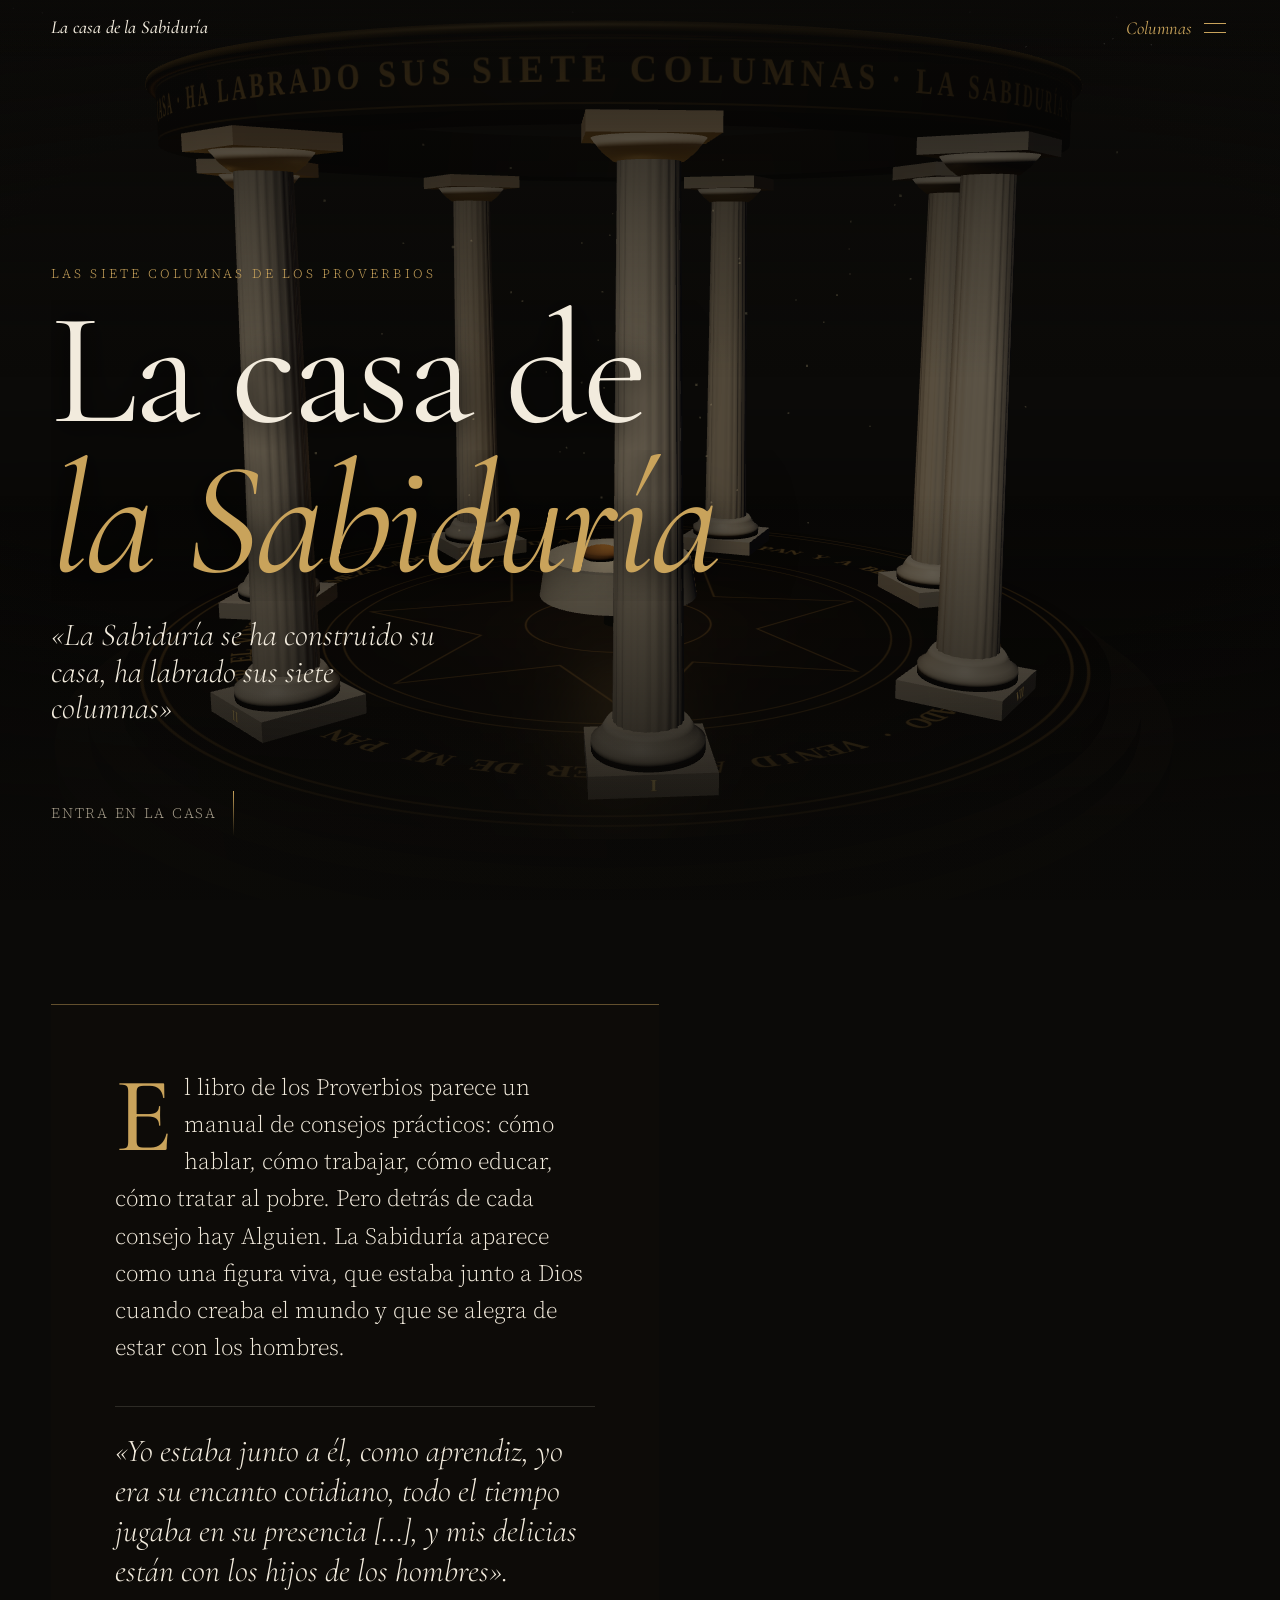
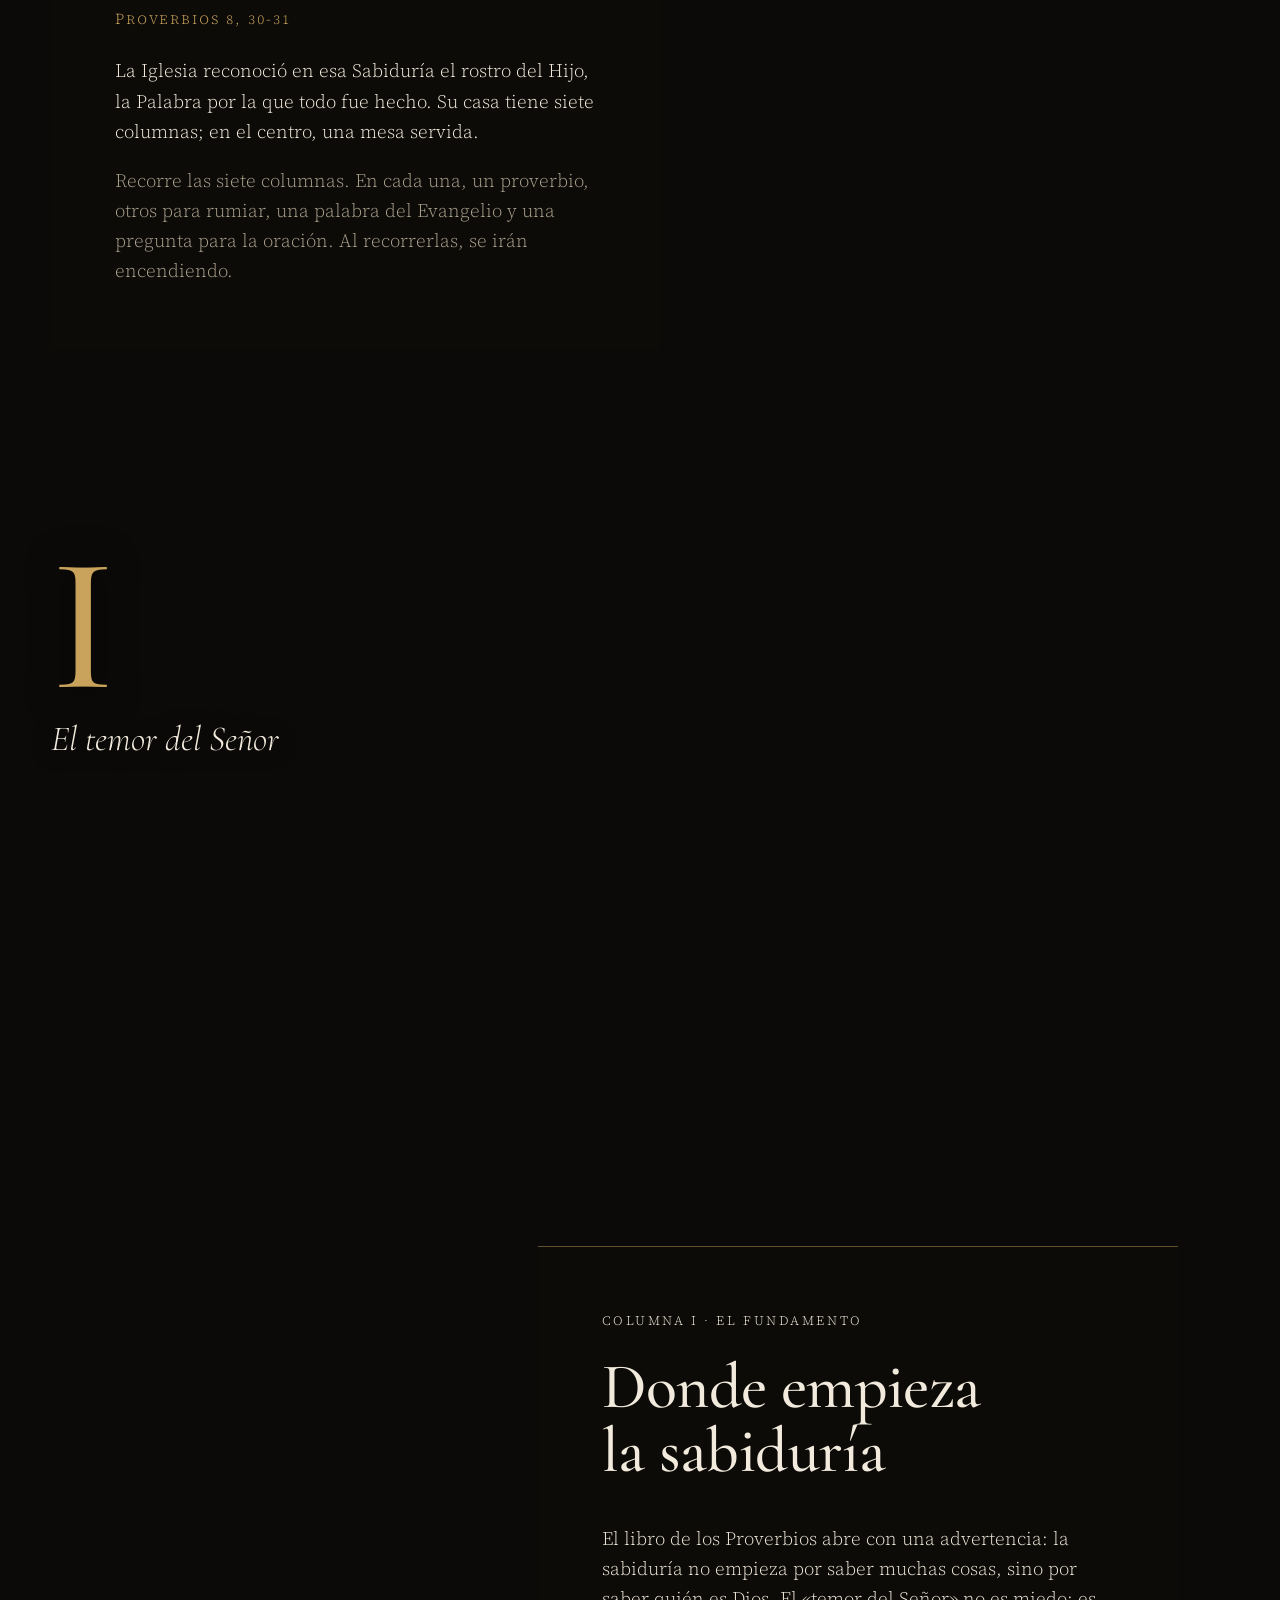
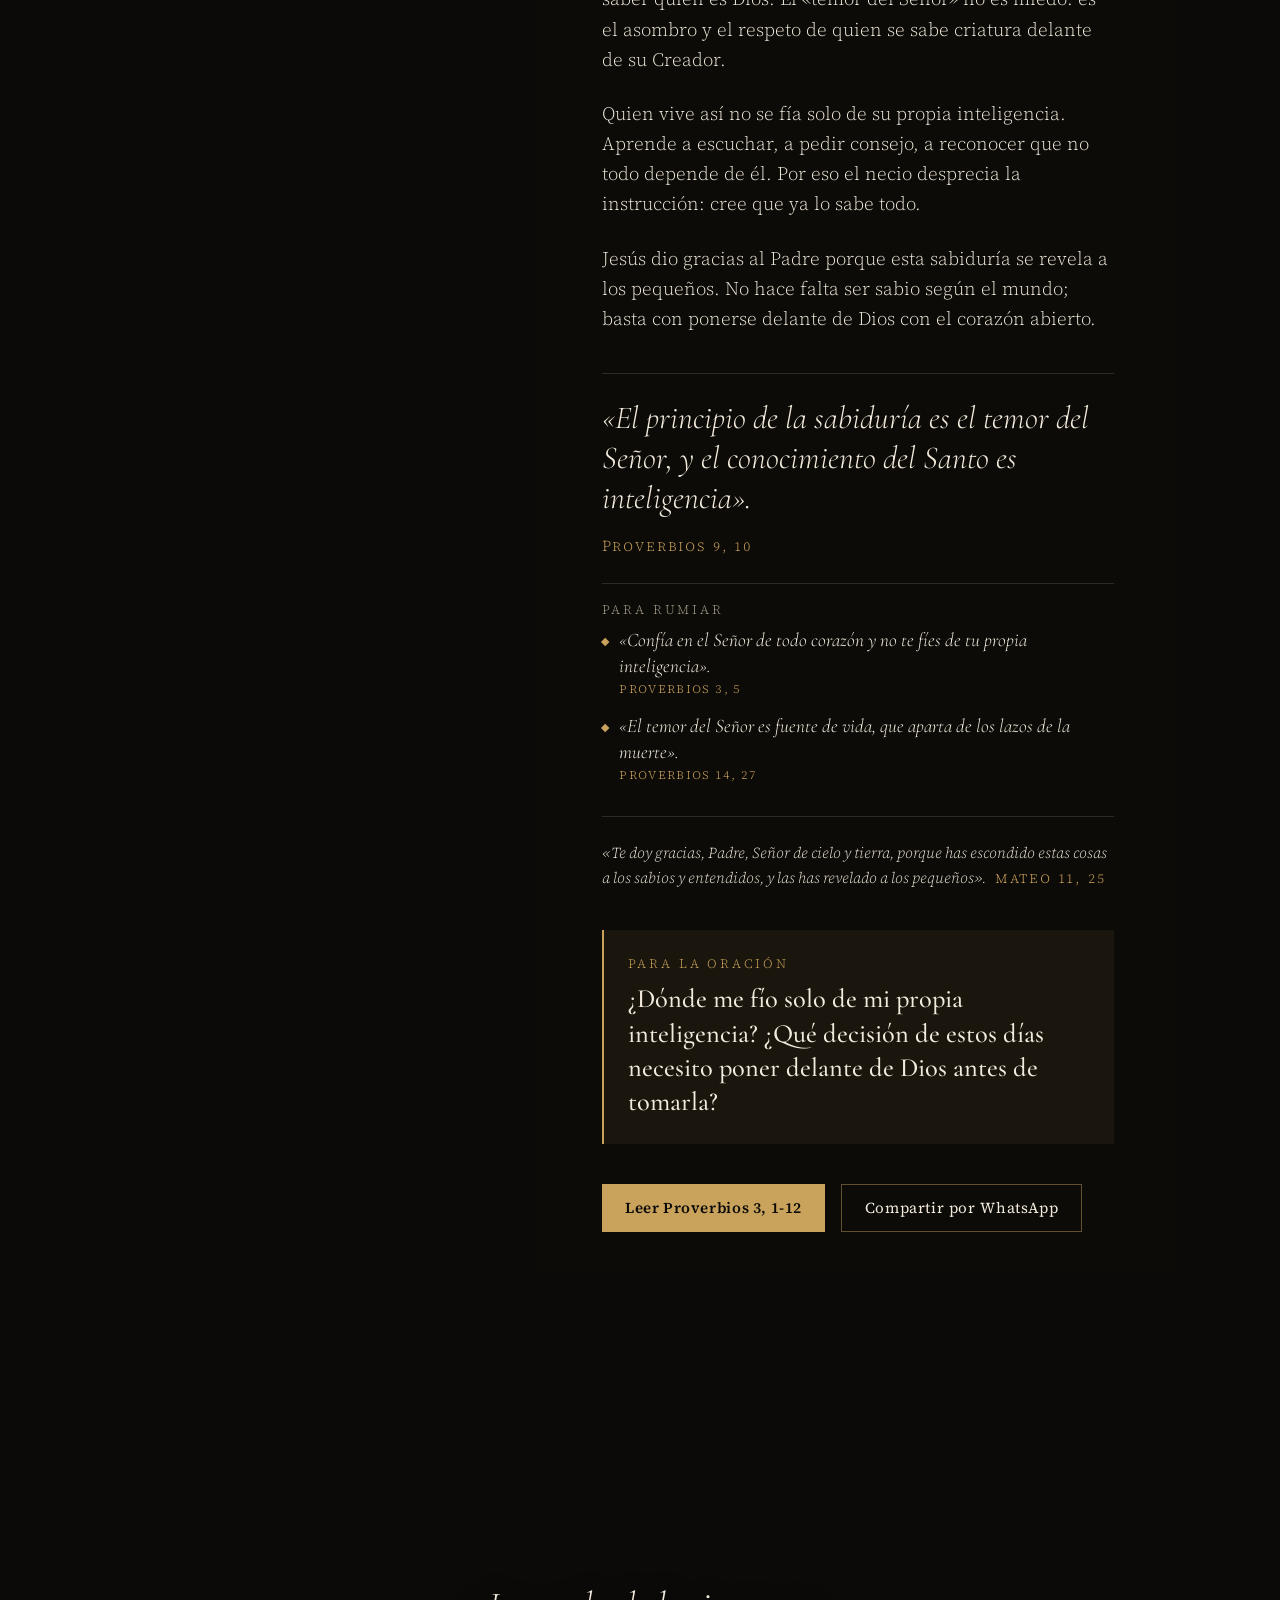
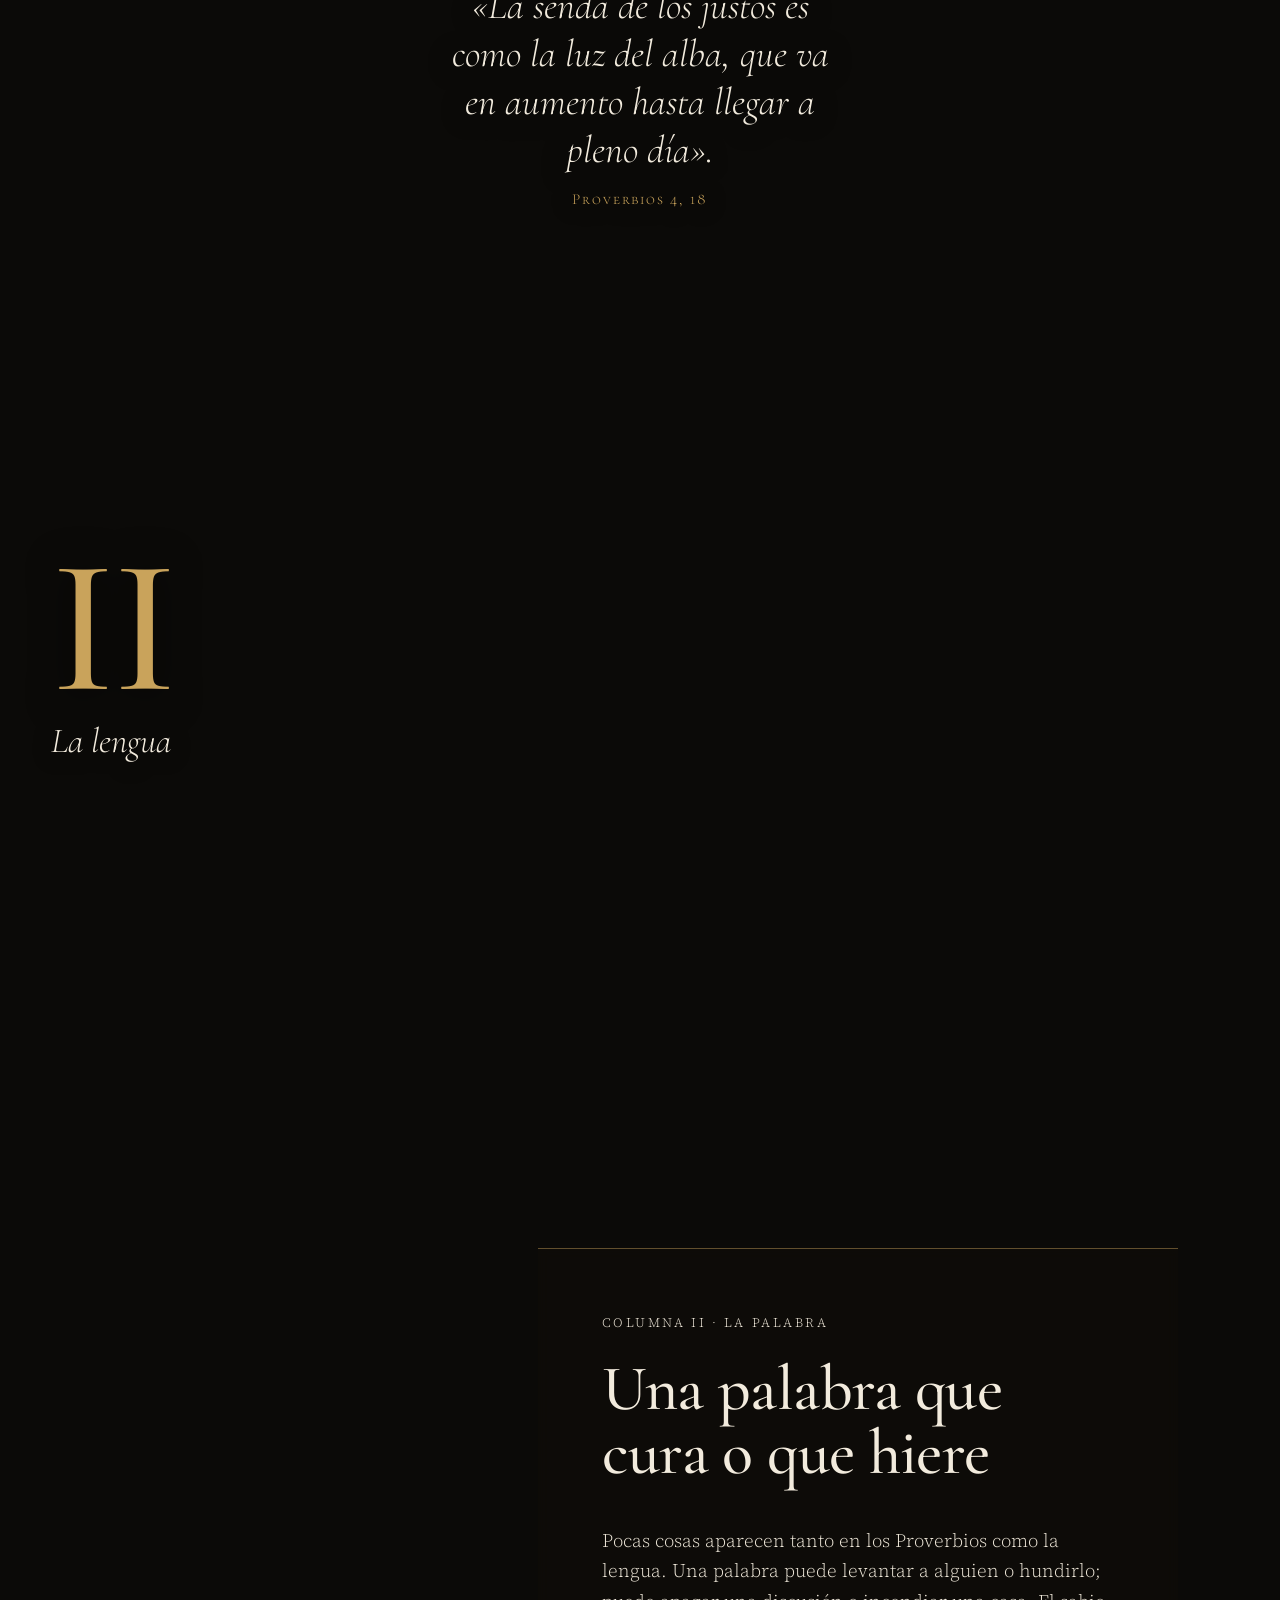
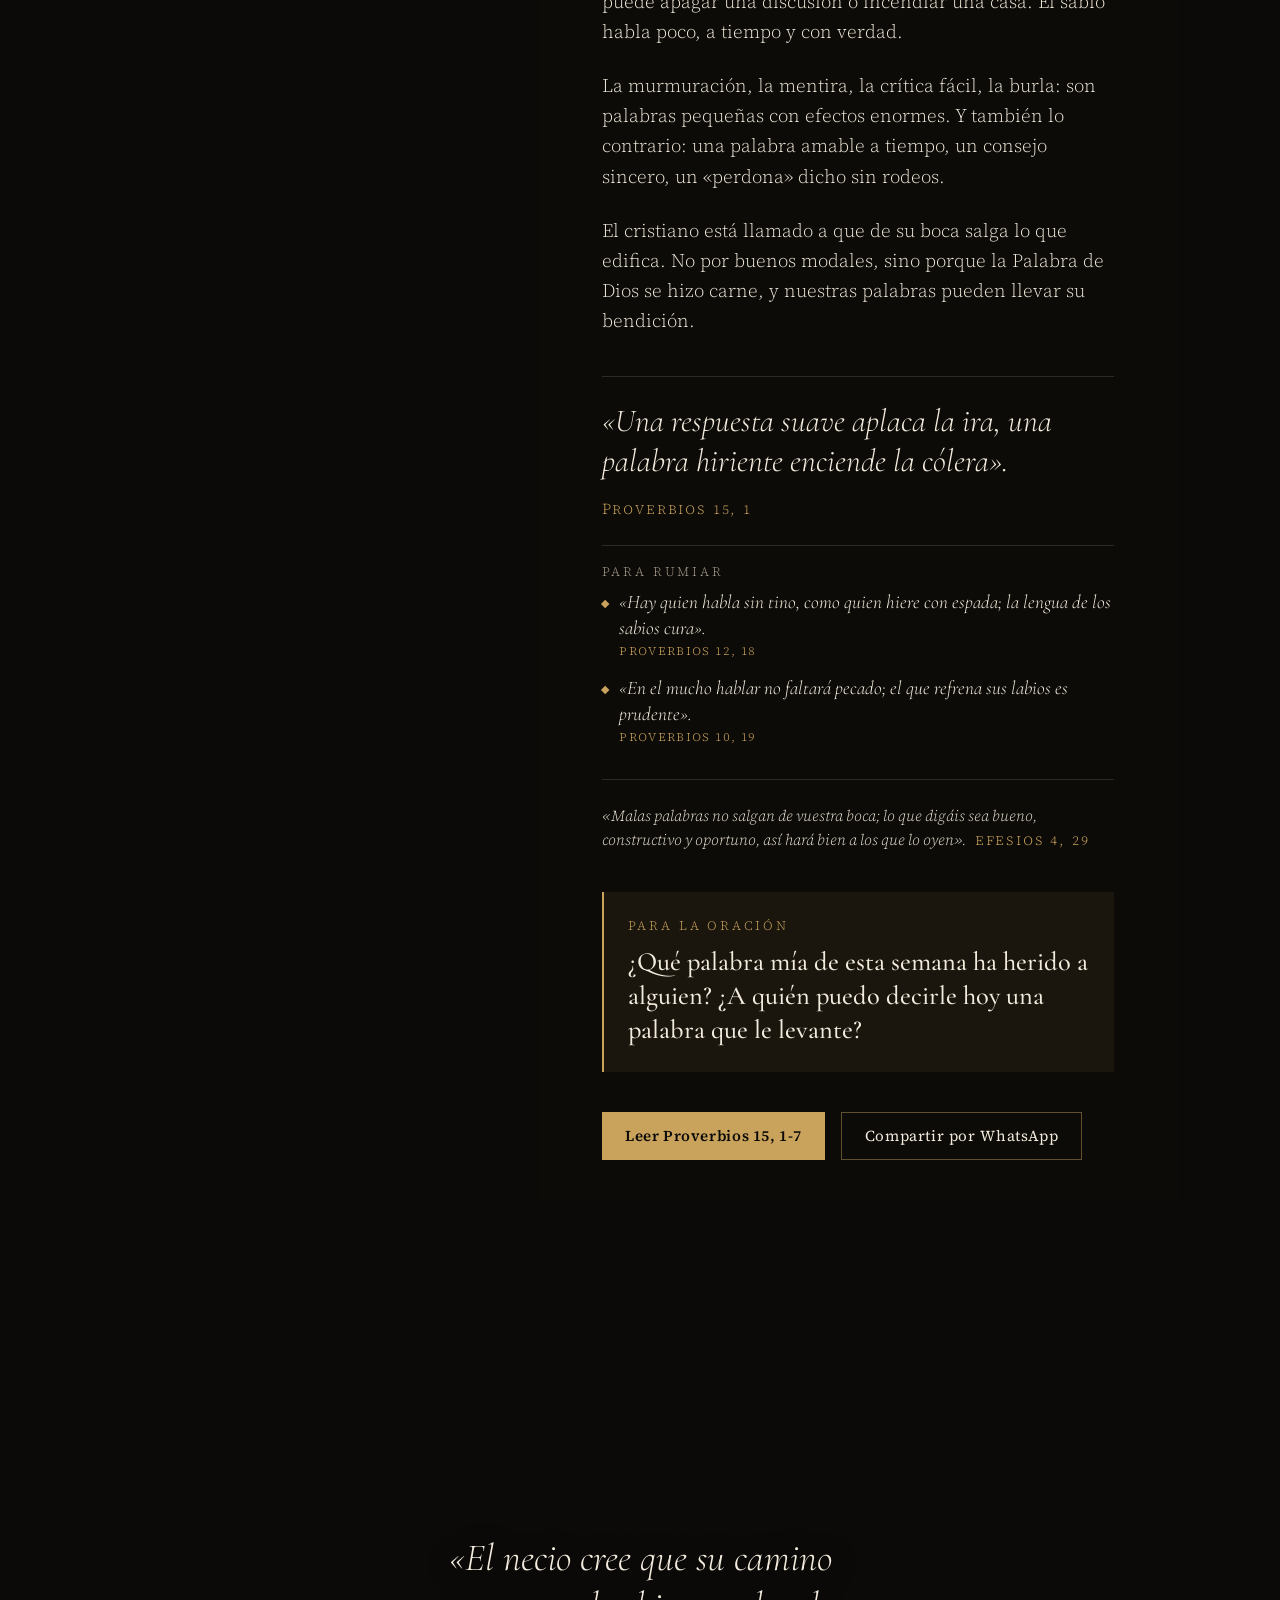
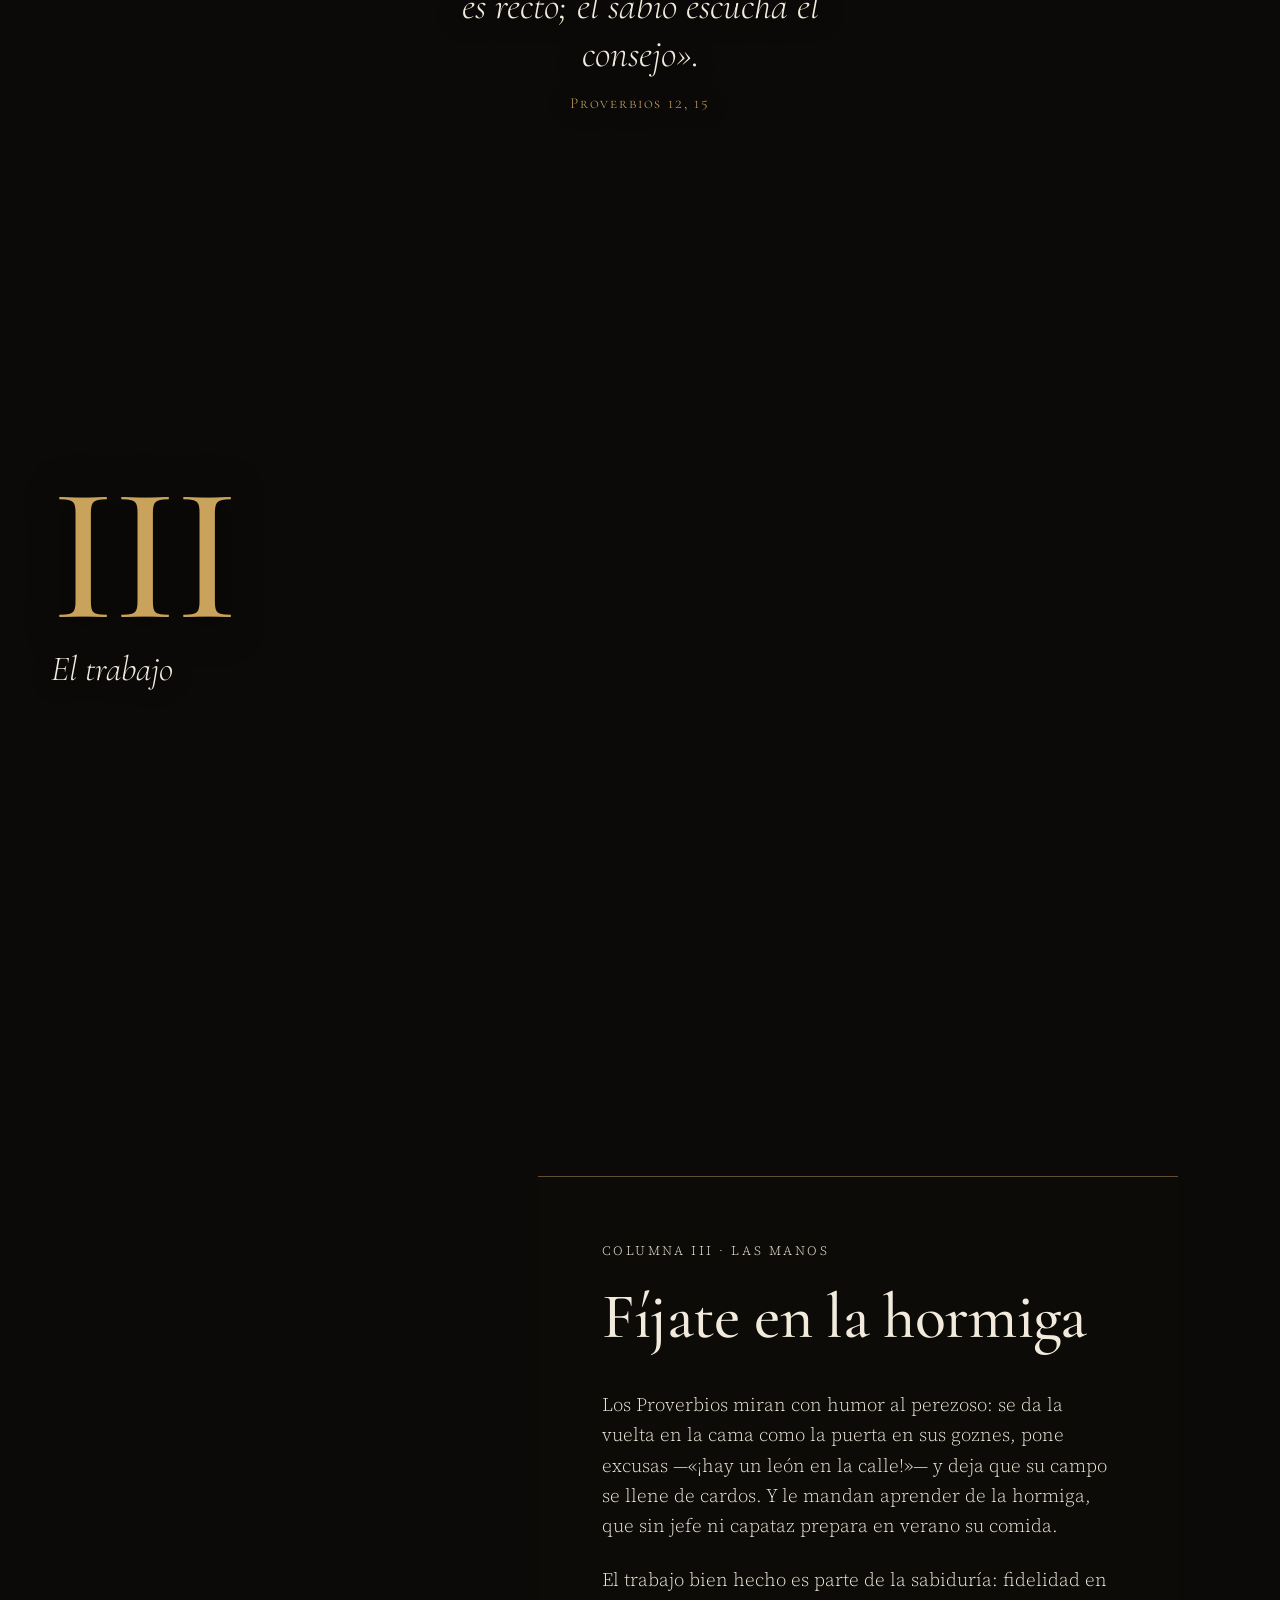
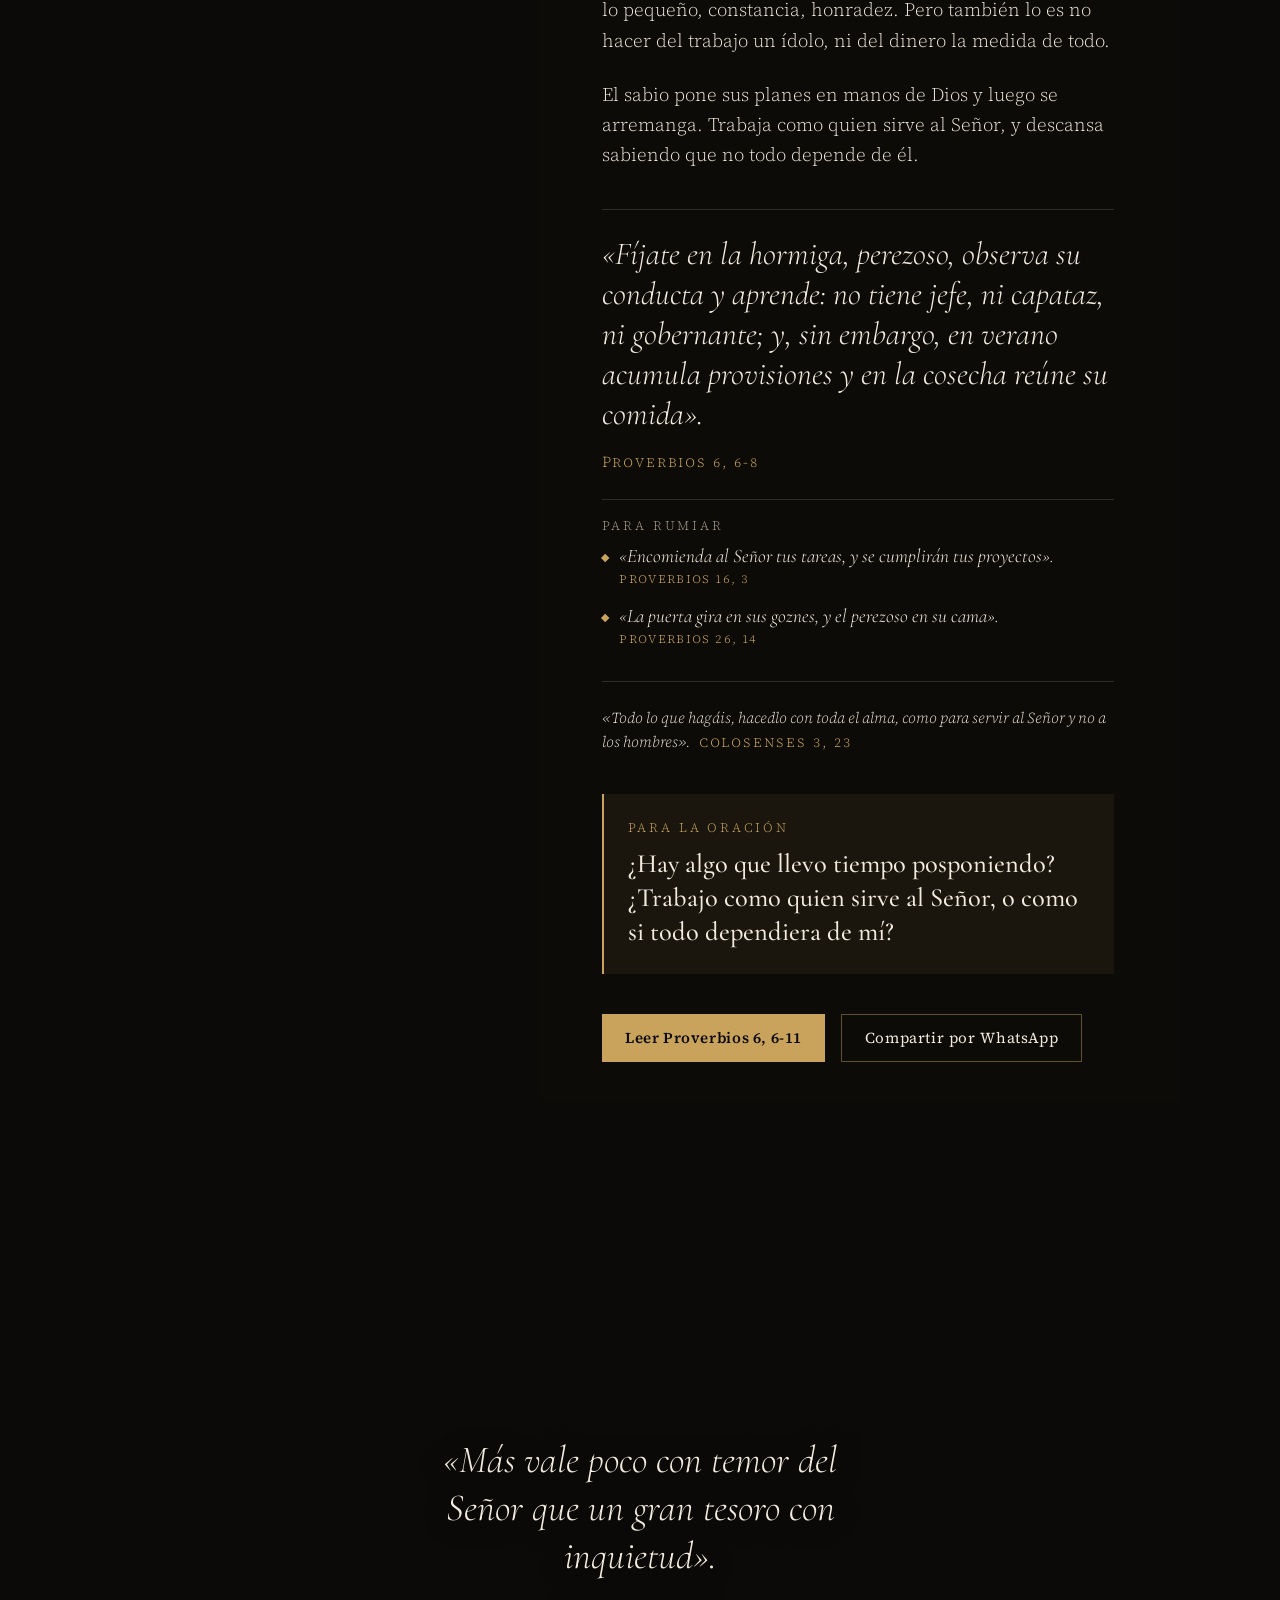
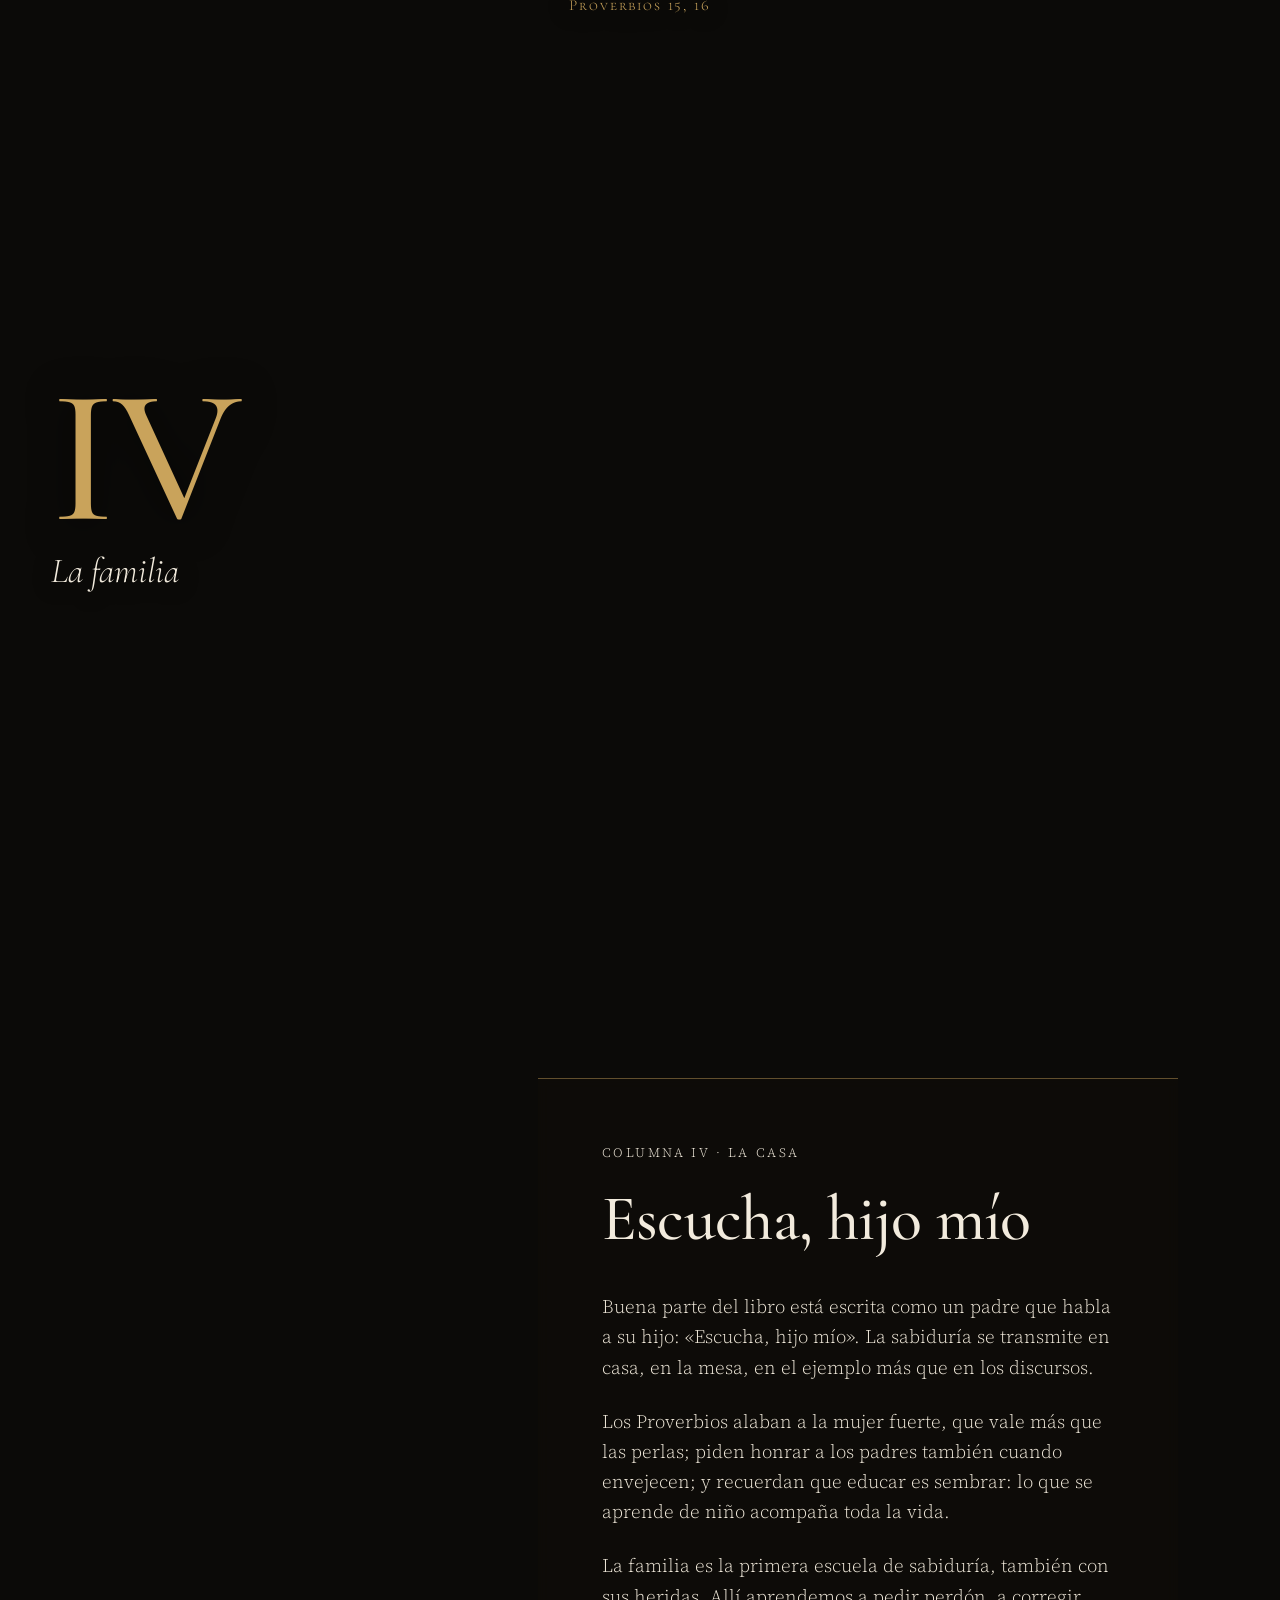
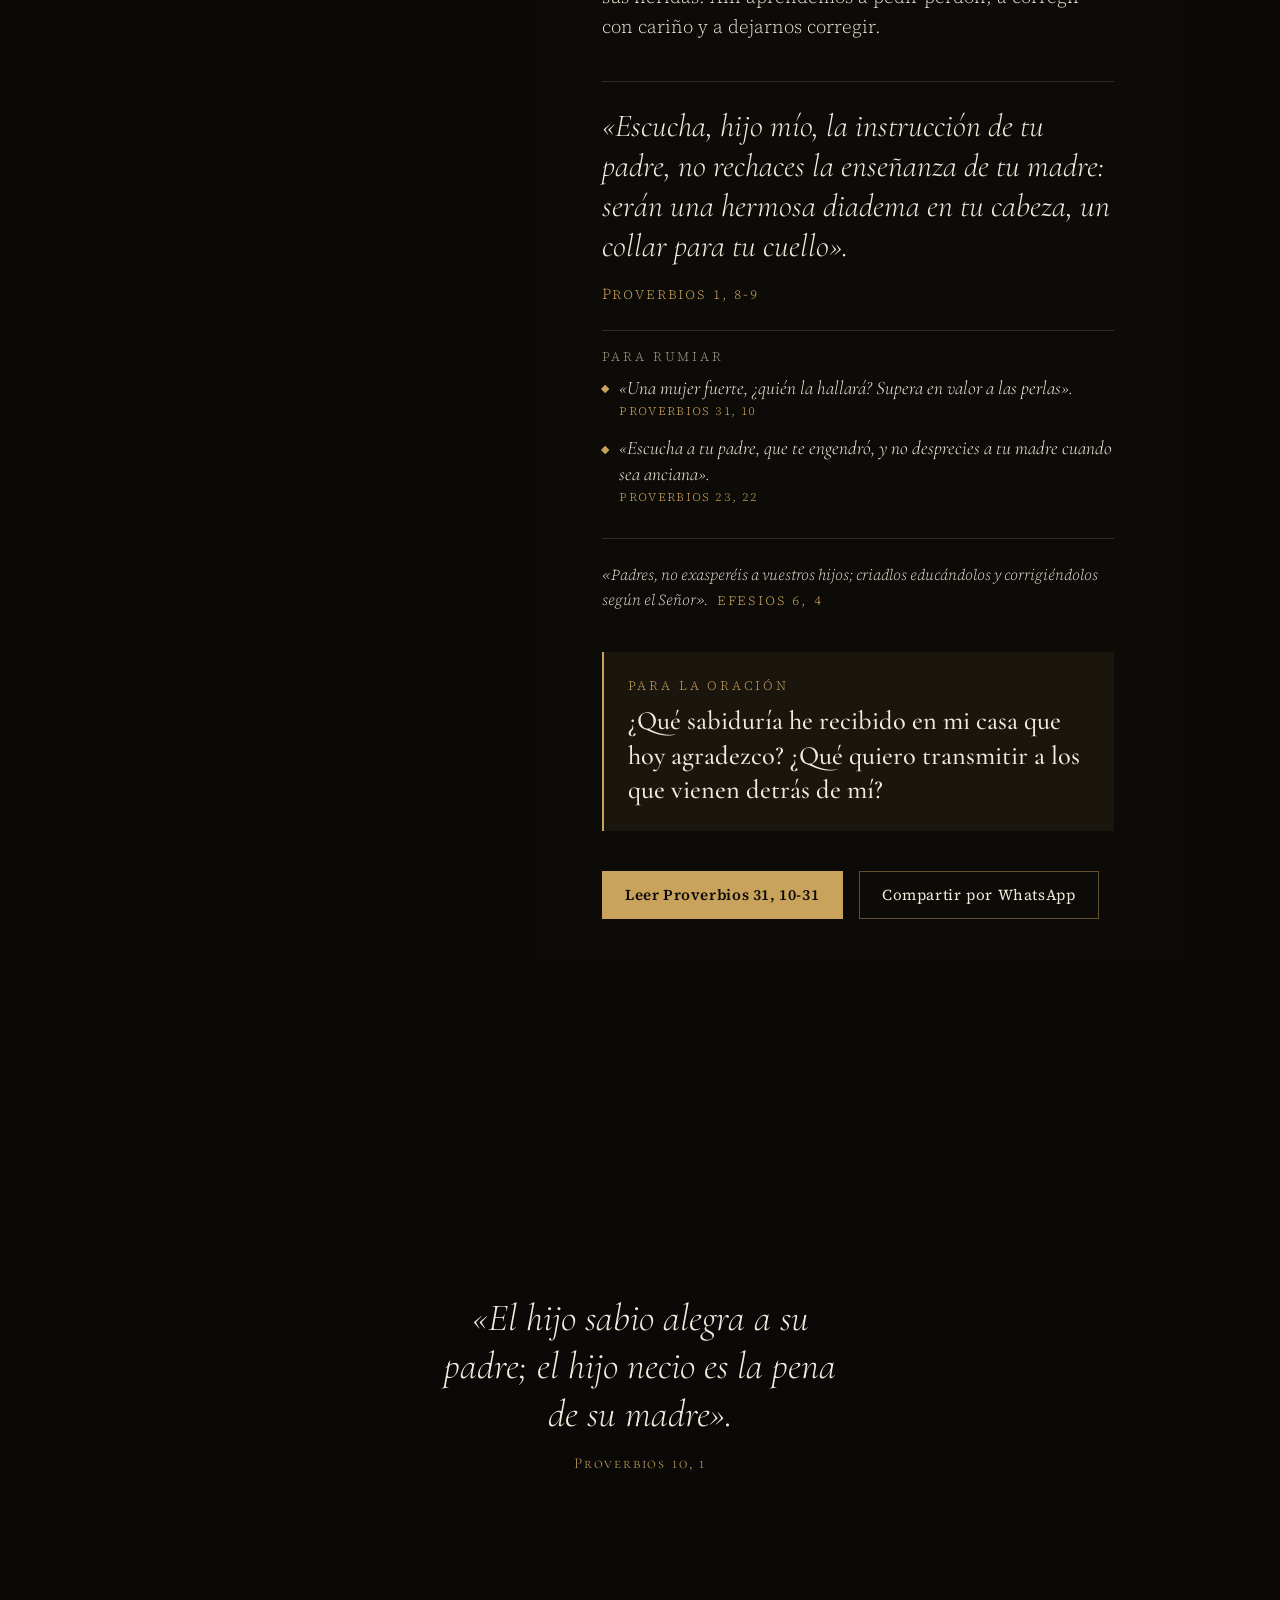
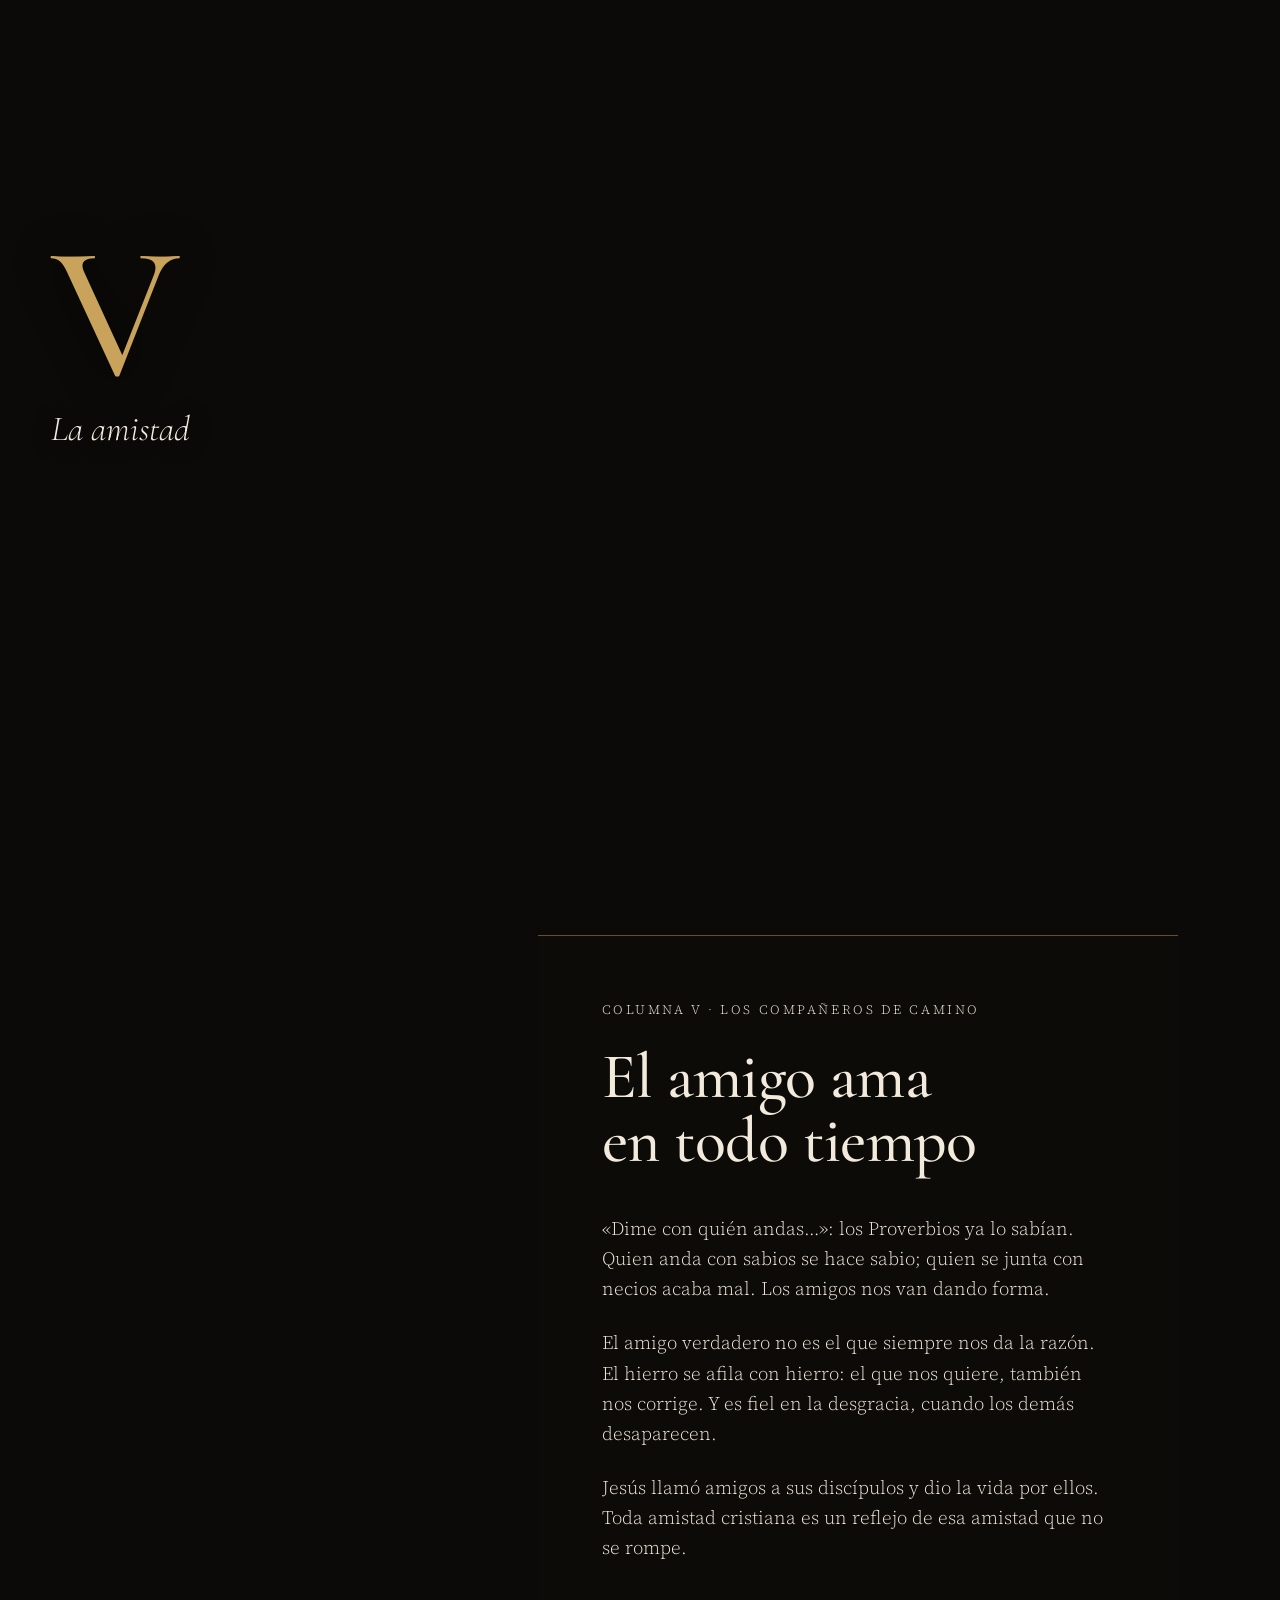
<file: index.html>
<!doctype html>
<html lang="es" data-variant="pastoral" class="no-js">
<head>
<meta charset="utf-8">
<meta name="viewport" content="width=device-width, initial-scale=1, viewport-fit=cover">
<title>La casa de la Sabiduría · Las siete columnas de los Proverbios</title>
<meta name="description" content="Un recorrido por la sabiduría de Dios en el libro de los Proverbios: siete columnas —el temor del Señor, la lengua, el trabajo, la familia, la amistad, la humildad y el pobre— y una mesa servida.">
<meta name="theme-color" content="#0B0A08">
<meta property="og:type" content="website">
<meta property="og:title" content="La casa de la Sabiduría">
<meta property="og:description" content="«La Sabiduría se ha construido su casa, ha labrado sus siete columnas». Siete columnas de los Proverbios y una mesa servida.">
<meta property="og:image" content="og.jpg">
<meta property="og:image:width" content="1200">
<meta property="og:image:height" content="630">
<meta name="twitter:card" content="summary_large_image">
<link rel="icon" href="favicon.svg" type="image/svg+xml">
<link rel="preconnect" href="https://fonts.googleapis.com">
<link rel="preconnect" href="https://fonts.gstatic.com" crossorigin>
<link rel="stylesheet" href="https://fonts.googleapis.com/css2?family=Cormorant+Garamond:ital,wght@0,400;0,500;0,600;1,400;1,500&family=Source+Serif+4:ital,opsz,wght@0,8..60,300;0,8..60,400;0,8..60,600;1,8..60,400&display=swap">
<link rel="modulepreload" href="js/three.module.min.js">
<link rel="stylesheet" href="css/style.css">
</head>
<body>
<a class="skip" href="#prologo">Saltar al contenido</a>

<div class="stage" aria-hidden="true">
  <canvas id="casa3d"></canvas>
  <div class="stage__fallback">
    <svg viewBox="0 0 400 300" class="templo-svg">
      <g fill="none" stroke="#C9A35B" stroke-width="1.2">
        <path d="M60 70 Q200 30 340 70 L340 86 Q200 46 60 86 Z"/>
        <path d="M70 92 H330 M70 92 V240 M330 92 V240"/>
        <path d="M110 96 V240 M150 98 V240 M200 99 V240 M250 98 V240 M290 96 V240" stroke-width="10" stroke="#3b3227"/>
        <path d="M110 96 V240 M150 98 V240 M200 99 V240 M250 98 V240 M290 96 V240"/>
        <path d="M40 240 H360 M30 252 H370 M20 264 H380"/>
      </g>
      <circle cx="200" cy="200" r="16" fill="#C9A35B" opacity=".5"/>
    </svg>
  </div>
  <div class="stage__veil"></div>
</div>

<header class="top">
  <a class="top__brand" href="#inicio">La casa de la Sabiduría</a>
  <button class="top__btn" type="button" aria-expanded="false" aria-controls="menu-columnas"><span class="top__cur" id="actual">Columnas</span><i aria-hidden="true"></i></button>
  <nav class="top__nav" id="menu-columnas" aria-label="Columnas" hidden>
    <ol>
        <li><a href="#columna-1" data-dot="1"><span class="rn">I</span><span class="nm">El temor del Señor</span></a></li>
        <li><a href="#columna-2" data-dot="2"><span class="rn">II</span><span class="nm">La lengua</span></a></li>
        <li><a href="#columna-3" data-dot="3"><span class="rn">III</span><span class="nm">El trabajo</span></a></li>
        <li><a href="#columna-4" data-dot="4"><span class="rn">IV</span><span class="nm">La familia</span></a></li>
        <li><a href="#columna-5" data-dot="5"><span class="rn">V</span><span class="nm">La amistad</span></a></li>
        <li><a href="#columna-6" data-dot="6"><span class="rn">VI</span><span class="nm">La humildad</span></a></li>
        <li><a href="#columna-7" data-dot="7"><span class="rn">VII</span><span class="nm">La justicia y el pobre</span></a></li>
        <li><a href="#mesa" data-dot="8"><span class="rn">✦</span><span class="nm">La mesa servida</span></a></li>
    </ol>
  </nav>
</header>

<main>
  <section class="hero" id="inicio" data-cam="overview">
    <p class="eyebrow reveal">Las siete columnas de los Proverbios</p>
    <h1 class="hero__title hero__title--2"><span class="line"><span>La casa de</span></span><span class="line"><span><em>la Sabiduría</em></span></span></h1>
    <p class="hero__sub reveal">«La Sabiduría se ha construido su casa, ha labrado sus siete columnas»</p>
    <a class="hero__cue" href="#prologo"><span>Entra en la casa</span><i></i></a>
  </section>

  <section class="prologo" id="prologo" data-cam="overview">
    <div class="prologo__inner">
      <p class="cap reveal"><span class="drop">E</span>l libro de los Proverbios parece un manual de consejos prácticos: cómo hablar, cómo trabajar, cómo educar, cómo tratar al pobre. Pero detrás de cada consejo hay Alguien. La Sabiduría aparece como una figura viva, que estaba junto a Dios cuando creaba el mundo y que se alegra de estar con los hombres.</p>
      <blockquote class="cita reveal"><p>«Yo estaba junto a él, como aprendiz, yo era su encanto cotidiano, todo el tiempo jugaba en su presencia […], y mis delicias están con los hijos de los hombres».</p><cite>Proverbios 8, 30-31</cite></blockquote>
      <p class="reveal">La Iglesia reconoció en esa Sabiduría el rostro del Hijo, la Palabra por la que todo fue hecho. Su casa tiene siete columnas; en el centro, una mesa servida.</p>
      <p class="reveal muted">Recorre las siete columnas. En cada una, un proverbio, otros para rumiar, una palabra del Evangelio y una pregunta para la oración. Al recorrerlas, se irán encendiendo.</p>
    </div>
  </section>

  <!-- COLUMNA I -->
  <section class="etapa" id="columna-1" data-cam="col" data-col="0">
    <div class="etapa__head">
      <span class="etapa__rn">I</span>
      <p class="etapa__lugar">El temor del Señor</p>
    </div>
    <article class="panel">
      <p class="panel__kicker">Columna I · El fundamento</p>
      <h2 class="panel__title">Donde empieza la sabiduría</h2>
      <p>El libro de los Proverbios abre con una advertencia: la sabiduría no empieza por saber muchas cosas, sino por saber quién es Dios. El «temor del Señor» no es miedo: es el asombro y el respeto de quien se sabe criatura delante de su Creador.</p>
      <p>Quien vive así no se fía solo de su propia inteligencia. Aprende a escuchar, a pedir consejo, a reconocer que no todo depende de él. Por eso el necio desprecia la instrucción: cree que ya lo sabe todo.</p>
      <p>Jesús dio gracias al Padre porque esta sabiduría se revela a los pequeños. No hace falta ser sabio según el mundo; basta con ponerse delante de Dios con el corazón abierto.</p>
      <blockquote class="cita">
        <p>«El principio de la sabiduría es el temor del Señor, y el conocimiento del Santo es inteligencia».</p>
        <cite>Proverbios 9, 10</cite>
      </blockquote>
      <div class="rumiar">
        <p class="rumiar__label">Para rumiar</p>
        <ul>
        <li>«Confía en el Señor de todo corazón y no te fíes de tu propia inteligencia». <cite>Proverbios 3, 5</cite></li>
        <li>«El temor del Señor es fuente de vida, que aparta de los lazos de la muerte». <cite>Proverbios 14, 27</cite></li>
        </ul>
      </div>
      <p class="eco">«Te doy gracias, Padre, Señor de cielo y tierra, porque has escondido estas cosas a los sabios y entendidos, y las has revelado a los pequeños». <cite>Mateo 11, 25</cite></p>
      <div class="pausa">
        <p class="pausa__label">Para la oración</p>
        <p class="pausa__q">¿Dónde me fío solo de mi propia inteligencia? ¿Qué decisión de estos días necesito poner delante de Dios antes de tomarla?</p>
      </div>
      <div class="acciones">
        <a class="btn" href="https://www.biblegateway.com/passage/?search=Proverbios+3%3A1-12&amp;version=BLP" target="_blank" rel="noopener">Leer Proverbios 3, 1-12</a>
        <button class="btn btn--ghost" data-share="1" type="button">Compartir por WhatsApp</button>
      </div>
    </article>
  </section>
  <div class="tramo" data-cam="travel"><p class="reveal">«La senda de los justos es como la luz del alba, que va en aumento hasta llegar a pleno día».<cite>Proverbios 4, 18</cite></p></div>

  <!-- COLUMNA II -->
  <section class="etapa" id="columna-2" data-cam="col" data-col="1">
    <div class="etapa__head">
      <span class="etapa__rn">II</span>
      <p class="etapa__lugar">La lengua</p>
    </div>
    <article class="panel">
      <p class="panel__kicker">Columna II · La palabra</p>
      <h2 class="panel__title">Una palabra que cura o que hiere</h2>
      <p>Pocas cosas aparecen tanto en los Proverbios como la lengua. Una palabra puede levantar a alguien o hundirlo; puede apagar una discusión o incendiar una casa. El sabio habla poco, a tiempo y con verdad.</p>
      <p>La murmuración, la mentira, la crítica fácil, la burla: son palabras pequeñas con efectos enormes. Y también lo contrario: una palabra amable a tiempo, un consejo sincero, un «perdona» dicho sin rodeos.</p>
      <p>El cristiano está llamado a que de su boca salga lo que edifica. No por buenos modales, sino porque la Palabra de Dios se hizo carne, y nuestras palabras pueden llevar su bendición.</p>
      <blockquote class="cita">
        <p>«Una respuesta suave aplaca la ira, una palabra hiriente enciende la cólera».</p>
        <cite>Proverbios 15, 1</cite>
      </blockquote>
      <div class="rumiar">
        <p class="rumiar__label">Para rumiar</p>
        <ul>
        <li>«Hay quien habla sin tino, como quien hiere con espada; la lengua de los sabios cura». <cite>Proverbios 12, 18</cite></li>
        <li>«En el mucho hablar no faltará pecado; el que refrena sus labios es prudente». <cite>Proverbios 10, 19</cite></li>
        </ul>
      </div>
      <p class="eco">«Malas palabras no salgan de vuestra boca; lo que digáis sea bueno, constructivo y oportuno, así hará bien a los que lo oyen». <cite>Efesios 4, 29</cite></p>
      <div class="pausa">
        <p class="pausa__label">Para la oración</p>
        <p class="pausa__q">¿Qué palabra mía de esta semana ha herido a alguien? ¿A quién puedo decirle hoy una palabra que le levante?</p>
      </div>
      <div class="acciones">
        <a class="btn" href="https://www.biblegateway.com/passage/?search=Proverbios+15%3A1-7&amp;version=BLP" target="_blank" rel="noopener">Leer Proverbios 15, 1-7</a>
        <button class="btn btn--ghost" data-share="2" type="button">Compartir por WhatsApp</button>
      </div>
    </article>
  </section>
  <div class="tramo" data-cam="travel"><p class="reveal">«El necio cree que su camino es recto; el sabio escucha el consejo».<cite>Proverbios 12, 15</cite></p></div>

  <!-- COLUMNA III -->
  <section class="etapa" id="columna-3" data-cam="col" data-col="2">
    <div class="etapa__head">
      <span class="etapa__rn">III</span>
      <p class="etapa__lugar">El trabajo</p>
    </div>
    <article class="panel">
      <p class="panel__kicker">Columna III · Las manos</p>
      <h2 class="panel__title">Fíjate en la hormiga</h2>
      <p>Los Proverbios miran con humor al perezoso: se da la vuelta en la cama como la puerta en sus goznes, pone excusas —«¡hay un león en la calle!»— y deja que su campo se llene de cardos. Y le mandan aprender de la hormiga, que sin jefe ni capataz prepara en verano su comida.</p>
      <p>El trabajo bien hecho es parte de la sabiduría: fidelidad en lo pequeño, constancia, honradez. Pero también lo es no hacer del trabajo un ídolo, ni del dinero la medida de todo.</p>
      <p>El sabio pone sus planes en manos de Dios y luego se arremanga. Trabaja como quien sirve al Señor, y descansa sabiendo que no todo depende de él.</p>
      <blockquote class="cita">
        <p>«Fíjate en la hormiga, perezoso, observa su conducta y aprende: no tiene jefe, ni capataz, ni gobernante; y, sin embargo, en verano acumula provisiones y en la cosecha reúne su comida».</p>
        <cite>Proverbios 6, 6-8</cite>
      </blockquote>
      <div class="rumiar">
        <p class="rumiar__label">Para rumiar</p>
        <ul>
        <li>«Encomienda al Señor tus tareas, y se cumplirán tus proyectos». <cite>Proverbios 16, 3</cite></li>
        <li>«La puerta gira en sus goznes, y el perezoso en su cama». <cite>Proverbios 26, 14</cite></li>
        </ul>
      </div>
      <p class="eco">«Todo lo que hagáis, hacedlo con toda el alma, como para servir al Señor y no a los hombres». <cite>Colosenses 3, 23</cite></p>
      <div class="pausa">
        <p class="pausa__label">Para la oración</p>
        <p class="pausa__q">¿Hay algo que llevo tiempo posponiendo? ¿Trabajo como quien sirve al Señor, o como si todo dependiera de mí?</p>
      </div>
      <div class="acciones">
        <a class="btn" href="https://www.biblegateway.com/passage/?search=Proverbios+6%3A6-11&amp;version=BLP" target="_blank" rel="noopener">Leer Proverbios 6, 6-11</a>
        <button class="btn btn--ghost" data-share="3" type="button">Compartir por WhatsApp</button>
      </div>
    </article>
  </section>
  <div class="tramo" data-cam="travel"><p class="reveal">«Más vale poco con temor del Señor que un gran tesoro con inquietud».<cite>Proverbios 15, 16</cite></p></div>

  <!-- COLUMNA IV -->
  <section class="etapa" id="columna-4" data-cam="col" data-col="3">
    <div class="etapa__head">
      <span class="etapa__rn">IV</span>
      <p class="etapa__lugar">La familia</p>
    </div>
    <article class="panel">
      <p class="panel__kicker">Columna IV · La casa</p>
      <h2 class="panel__title">Escucha, hijo mío</h2>
      <p>Buena parte del libro está escrita como un padre que habla a su hijo: «Escucha, hijo mío». La sabiduría se transmite en casa, en la mesa, en el ejemplo más que en los discursos.</p>
      <p>Los Proverbios alaban a la mujer fuerte, que vale más que las perlas; piden honrar a los padres también cuando envejecen; y recuerdan que educar es sembrar: lo que se aprende de niño acompaña toda la vida.</p>
      <p>La familia es la primera escuela de sabiduría, también con sus heridas. Allí aprendemos a pedir perdón, a corregir con cariño y a dejarnos corregir.</p>
      <blockquote class="cita">
        <p>«Escucha, hijo mío, la instrucción de tu padre, no rechaces la enseñanza de tu madre: serán una hermosa diadema en tu cabeza, un collar para tu cuello».</p>
        <cite>Proverbios 1, 8-9</cite>
      </blockquote>
      <div class="rumiar">
        <p class="rumiar__label">Para rumiar</p>
        <ul>
        <li>«Una mujer fuerte, ¿quién la hallará? Supera en valor a las perlas». <cite>Proverbios 31, 10</cite></li>
        <li>«Escucha a tu padre, que te engendró, y no desprecies a tu madre cuando sea anciana». <cite>Proverbios 23, 22</cite></li>
        </ul>
      </div>
      <p class="eco">«Padres, no exasperéis a vuestros hijos; criadlos educándolos y corrigiéndolos según el Señor». <cite>Efesios 6, 4</cite></p>
      <div class="pausa">
        <p class="pausa__label">Para la oración</p>
        <p class="pausa__q">¿Qué sabiduría he recibido en mi casa que hoy agradezco? ¿Qué quiero transmitir a los que vienen detrás de mí?</p>
      </div>
      <div class="acciones">
        <a class="btn" href="https://www.biblegateway.com/passage/?search=Proverbios+31%3A10-31&amp;version=BLP" target="_blank" rel="noopener">Leer Proverbios 31, 10-31</a>
        <button class="btn btn--ghost" data-share="4" type="button">Compartir por WhatsApp</button>
      </div>
    </article>
  </section>
  <div class="tramo" data-cam="travel"><p class="reveal">«El hijo sabio alegra a su padre; el hijo necio es la pena de su madre».<cite>Proverbios 10, 1</cite></p></div>

  <!-- COLUMNA V -->
  <section class="etapa" id="columna-5" data-cam="col" data-col="4">
    <div class="etapa__head">
      <span class="etapa__rn">V</span>
      <p class="etapa__lugar">La amistad</p>
    </div>
    <article class="panel">
      <p class="panel__kicker">Columna V · Los compañeros de camino</p>
      <h2 class="panel__title">El amigo ama en todo tiempo</h2>
      <p>«Dime con quién andas…»: los Proverbios ya lo sabían. Quien anda con sabios se hace sabio; quien se junta con necios acaba mal. Los amigos nos van dando forma.</p>
      <p>El amigo verdadero no es el que siempre nos da la razón. El hierro se afila con hierro: el que nos quiere, también nos corrige. Y es fiel en la desgracia, cuando los demás desaparecen.</p>
      <p>Jesús llamó amigos a sus discípulos y dio la vida por ellos. Toda amistad cristiana es un reflejo de esa amistad que no se rompe.</p>
      <blockquote class="cita">
        <p>«El amigo ama en todo tiempo, y el hermano nace para la desgracia».</p>
        <cite>Proverbios 17, 17</cite>
      </blockquote>
      <div class="rumiar">
        <p class="rumiar__label">Para rumiar</p>
        <ul>
        <li>«Quien anda con sabios se hace sabio». <cite>Proverbios 13, 20</cite></li>
        <li>«El hierro se afila con hierro, y el hombre con el trato de su prójimo». <cite>Proverbios 27, 17</cite></li>
        </ul>
      </div>
      <p class="eco">«Ya no os llamo siervos […]; a vosotros os llamo amigos, porque todo lo que he oído a mi Padre os lo he dado a conocer». <cite>Juan 15, 15</cite></p>
      <div class="pausa">
        <p class="pausa__label">Para la oración</p>
        <p class="pausa__q">¿Quiénes son mis amigos de verdad? ¿Soy yo, para alguien, el amigo que afila y que sostiene?</p>
      </div>
      <div class="acciones">
        <a class="btn" href="https://www.biblegateway.com/passage/?search=Proverbios+27%3A1-17&amp;version=BLP" target="_blank" rel="noopener">Leer Proverbios 27, 1-17</a>
        <button class="btn btn--ghost" data-share="5" type="button">Compartir por WhatsApp</button>
      </div>
    </article>
  </section>
  <div class="tramo" data-cam="travel"><p class="reveal">«Más vale un plato de verdura con amor que un buey cebado con odio».<cite>Proverbios 15, 17</cite></p></div>

  <!-- COLUMNA VI -->
  <section class="etapa" id="columna-6" data-cam="col" data-col="5">
    <div class="etapa__head">
      <span class="etapa__rn">VI</span>
      <p class="etapa__lugar">La humildad</p>
    </div>
    <article class="panel">
      <p class="panel__kicker">Columna VI · El corazón</p>
      <h2 class="panel__title">Delante de la caída, la soberbia</h2>
      <p>Los Proverbios desconfían del que se cree sabio: más se puede esperar de un necio que de él. La soberbia ciega; impide aprender, pedir perdón, cambiar.</p>
      <p>La humildad, en cambio, abre la puerta: deja que otros nos enseñen, acepta la corrección, reconoce los propios límites sin hundirse. «Delante de la gloria va la humildad».</p>
      <p>Cristo, siendo Dios, se hizo siervo. Por eso la humildad cristiana no es despreciarse, sino parecerse a él: manso y humilde de corazón.</p>
      <blockquote class="cita">
        <p>«Delante de la ruina va la soberbia, delante de la caída, el espíritu altivo».</p>
        <cite>Proverbios 16, 18</cite>
      </blockquote>
      <div class="rumiar">
        <p class="rumiar__label">Para rumiar</p>
        <ul>
        <li>«Tras la soberbia viene la deshonra; la sabiduría está con los humildes». <cite>Proverbios 11, 2</cite></li>
        <li>«El temor del Señor es escuela de sabiduría; delante de la gloria va la humildad». <cite>Proverbios 15, 33</cite></li>
        </ul>
      </div>
      <p class="eco">«Aprended de mí, que soy manso y humilde de corazón, y encontraréis descanso para vuestras almas». <cite>Mateo 11, 29</cite></p>
      <div class="pausa">
        <p class="pausa__label">Para la oración</p>
        <p class="pausa__q">¿En qué me cuesta reconocer que me he equivocado? ¿De quién podría aprender hoy, si bajara un poco la guardia?</p>
      </div>
      <div class="acciones">
        <a class="btn" href="https://www.biblegateway.com/passage/?search=Proverbios+16%3A1-20&amp;version=BLP" target="_blank" rel="noopener">Leer Proverbios 16, 1-20</a>
        <button class="btn btn--ghost" data-share="6" type="button">Compartir por WhatsApp</button>
      </div>
    </article>
  </section>
  <div class="tramo" data-cam="travel"><p class="reveal">«Hay caminos que parecen rectos, pero al final conducen a la muerte».<cite>Proverbios 14, 12</cite></p></div>

  <!-- COLUMNA VII -->
  <section class="etapa" id="columna-7" data-cam="col" data-col="6">
    <div class="etapa__head">
      <span class="etapa__rn">VII</span>
      <p class="etapa__lugar">La justicia y el pobre</p>
    </div>
    <article class="panel">
      <p class="panel__kicker">Columna VII · Las manos abiertas</p>
      <h2 class="panel__title">Quien se apiada del pobre presta al Señor</h2>
      <p>La sabiduría de Dios no se queda en la cabeza: se nota en cómo tratamos al débil. Los Proverbios lo dicen con fuerza: quien oprime al pobre ultraja a su Creador; quien se compadece de él, lo honra.</p>
      <p>Nada de balanzas trucadas, de mover los mojones del vecino, de cerrar el oído al grito del necesitado. La justicia en lo pequeño —un precio, un sueldo, una deuda— también es sabiduría.</p>
      <p>Jesús llevó esto hasta el final: lo que hacemos al más pequeño, se lo hacemos a él. Cada comida compartida, cada acogida, cada visita es una columna de la casa de la Sabiduría.</p>
      <blockquote class="cita">
        <p>«Quien se apiada del pobre presta al Señor, y él le pagará su buena acción».</p>
        <cite>Proverbios 19, 17</cite>
      </blockquote>
      <div class="rumiar">
        <p class="rumiar__label">Para rumiar</p>
        <ul>
        <li>«Quien oprime al débil ultraja a su Creador; quien se apiada del pobre lo honra». <cite>Proverbios 14, 31</cite></li>
        <li>«Quien cierra el oído al clamor del débil, cuando clame él no tendrá respuesta». <cite>Proverbios 21, 13</cite></li>
        </ul>
      </div>
      <p class="eco">«En verdad os digo que cada vez que lo hicisteis con uno de estos, mis hermanos más pequeños, conmigo lo hicisteis». <cite>Mateo 25, 40</cite></p>
      <div class="pausa">
        <p class="pausa__label">Para la oración</p>
        <p class="pausa__q">¿Qué pobre tengo cerca y no veo? ¿Qué puedo hacer esta semana para que mi fe se note en mis manos?</p>
      </div>
      <div class="acciones">
        <a class="btn" href="https://www.biblegateway.com/passage/?search=Proverbios+22%3A1-16&amp;version=BLP" target="_blank" rel="noopener">Leer Proverbios 22, 1-16</a>
        <button class="btn btn--ghost" data-share="7" type="button">Compartir por WhatsApp</button>
      </div>
    </article>
  </section>
  <div class="tramo" data-cam="travel"><p class="reveal">«Más vale adquirir sabiduría que oro».<cite>Proverbios 16, 16</cite></p></div>

  <!-- LA MESA -->
  <section class="mesa" id="mesa" data-cam="mesa">
    <div class="mesa__inner">
      <p class="eyebrow reveal">En el centro de la casa</p>
      <h2 class="mesa__title reveal">La mesa servida</h2>
      <blockquote class="cita cita--final reveal"><p>«La Sabiduría se ha construido su casa, ha labrado sus siete columnas; ha sacrificado víctimas, ha mezclado el vino y ha preparado la mesa. […] “Venid a comer de mi pan y a beber el vino que he mezclado”».</p><cite>Proverbios 9, 1-2.5</cite></blockquote>
      <p class="reveal">Las siete columnas no sostienen una casa vacía. En el centro hay una mesa, y la Sabiduría sale a los caminos a invitar a todos, sobre todo a los sencillos. La Iglesia ha leído aquí la Eucaristía: el pan y el vino que la Sabiduría de Dios nos ofrece.</p>
      <p class="reveal">Porque la Sabiduría de Dios tiene nombre: Jesucristo. Y su sabiduría desconcierta al mundo, porque pasa por la cruz. Lo que parece necedad —amar al enemigo, servir, dar la vida— es la sabiduría más alta.</p>
      <blockquote class="cita cita--final reveal"><p>«Nosotros predicamos a Cristo crucificado: escándalo para los judíos, necedad para los gentiles; pero para los llamados […], Cristo, fuerza de Dios y sabiduría de Dios».</p><cite>1 Corintios 1, 23-24</cite></blockquote>
    </div>
  </section>

  <section class="final" id="final" data-cam="mesa">
    <div class="final__inner">
      <p class="eyebrow reveal">Y ahora, tú</p>
      <h2 class="final__title reveal">Construir sobre roca</h2>
      <p class="final__pregunta reveal">¿Sobre qué columnas estoy construyendo mi casa?</p>
      <blockquote class="cita cita--final reveal"><p>«Todo el que escucha estas palabras mías y las pone en práctica se parece a aquel hombre prudente que edificó su casa sobre roca».</p><cite>Mateo 7, 24</cite></blockquote>

      <div class="proverbio reveal" id="proverbio" aria-live="polite">
        <p class="proverbio__label">Un proverbio para hoy</p>
        <p class="proverbio__txt" id="prov-txt">«Por encima de todo, guarda tu corazón, porque de él brotan las fuentes de la vida».</p>
        <cite class="proverbio__ref" id="prov-ref">Proverbios 4, 23</cite>
        <div class="acciones acciones--center">
          <button class="btn btn--ghost" id="prov-otro" type="button">Otro proverbio</button>
          <button class="btn btn--ghost" id="prov-share" type="button">Enviarlo por WhatsApp</button>
        </div>
      </div>

      <div class="final__indices">
        <p class="final__grp">Las siete columnas</p>
        <ol class="final__index">
          <li><a href="#columna-1"><span class="rn">I</span> <span class="nm">El temor del Señor</span><em>Donde empieza la sabiduría</em></a></li>
          <li><a href="#columna-2"><span class="rn">II</span> <span class="nm">La lengua</span><em>Una palabra que cura o que hiere</em></a></li>
          <li><a href="#columna-3"><span class="rn">III</span> <span class="nm">El trabajo</span><em>Fíjate en la hormiga</em></a></li>
          <li><a href="#columna-4"><span class="rn">IV</span> <span class="nm">La familia</span><em>Escucha, hijo mío</em></a></li>
          <li><a href="#columna-5"><span class="rn">V</span> <span class="nm">La amistad</span><em>El amigo ama en todo tiempo</em></a></li>
          <li><a href="#columna-6"><span class="rn">VI</span> <span class="nm">La humildad</span><em>Delante de la caída, la soberbia</em></a></li>
          <li><a href="#columna-7"><span class="rn">VII</span> <span class="nm">La justicia y el pobre</span><em>Quien se apiada del pobre presta al Señor</em></a></li>
          <li><a href="#mesa"><span class="rn">✦</span> <span class="nm">La mesa servida</span><em>Cristo, sabiduría de Dios</em></a></li>
        </ol>
      </div>
      <div class="acciones acciones--center">
        <button class="btn" data-share="0" type="button">Compartir la casa por WhatsApp</button>
        <a class="btn btn--ghost" href="#inicio">Volver al inicio</a>
      </div>
    </div>
  </section>
</main>

<footer class="pie">
  <p>Un recorrido para la oración personal por el libro de los Proverbios. Textos bíblicos: Sagrada Biblia, versión oficial de la Conferencia Episcopal Española.</p>
</footer>

<script type="module" src="js/main.js"></script>
</body>
</html>
</file>
<file: css/style.css>
/* El paso · variante pastoral «noche, oro y silencio» */
:root{
  --font-display:"Cormorant Garamond","EB Garamond",Georgia,serif;
  --font-body:"Source Serif 4","Literata",Georgia,serif;
  --step-hero:clamp(4.5rem,17vw,13rem);
  --step-h2:clamp(2.1rem,6vw,4rem);
  --step-rn:clamp(5rem,22vw,12rem);
  --step-body:clamp(1.02rem,1.05vw + .6rem,1.18rem);
  --step-small:.8rem;
  --bg:#0B0A08; --fg:#F2EBDD; --muted:#A89F8C; --accent:#C9A35B; --accent-2:#7A1F1F;
  --panel:rgba(14,12,9,.88);
  --line:color-mix(in srgb,var(--fg) 14%,transparent);
  --line-gold:color-mix(in srgb,var(--accent) 45%,transparent);
  --space-1:.5rem;--space-2:1rem;--space-3:1.5rem;--space-4:2.5rem;--space-5:4rem;--space-6:6.5rem;--space-7:10.5rem;
  --gutter:clamp(1rem,4vw,4rem); --maxw:1440px; --radius:0;
  --ease-out:cubic-bezier(.22,1,.36,1); --ease-in-out:cubic-bezier(.65,0,.35,1);
  --dur-micro:180ms; --dur-ui:380ms; --dur-reveal:1100ms;
  --top-h:3.5rem;
}
*,*::before,*::after{box-sizing:border-box}
html{scroll-behavior:smooth;-webkit-text-size-adjust:100%;background:var(--bg)}
body{margin:0;background:var(--bg);color:var(--fg);font-family:var(--font-body);font-size:var(--step-body);line-height:1.6;font-weight:300;overflow-x:hidden;-webkit-font-smoothing:antialiased}
a{color:inherit}
em{font-style:italic}
::selection{background:var(--accent);color:var(--bg)}
:focus-visible{outline:2px solid var(--accent);outline-offset:3px}
.skip{position:absolute;left:var(--space-2);top:-4rem;z-index:100;background:var(--accent);color:var(--bg);padding:var(--space-1) var(--space-2);text-decoration:none}
.skip:focus{top:var(--space-2)}

/* ---------- Escena fija ---------- */
.stage{position:fixed;inset:0;z-index:0;pointer-events:none}
.stage canvas{width:100%;height:100%;display:block;opacity:0;transition:opacity 1.6s var(--ease-out)}
.stage.is-ready canvas{opacity:1}
.stage__fallback{position:absolute;inset:0;display:none;place-items:center;background:var(--bg)}
.stage__fallback .mapa-svg{width:min(120vh,140vw);height:auto;opacity:.55}
.no-webgl .stage__fallback{display:grid}
.no-webgl .stage canvas{display:none}
.stage__veil{position:absolute;inset:0;background:
  radial-gradient(120% 85% at 50% 42%,transparent 45%,rgba(11,10,8,.8) 100%),
  linear-gradient(to bottom,rgba(11,10,8,.82),rgba(11,10,8,.25) 26%,transparent 42%,transparent 55%,rgba(11,10,8,.78) 92%)}
.labels{position:absolute;inset:0;overflow:hidden}
.lbl{position:absolute;left:0;top:0;transform:translate(-50%,-100%);font-family:var(--font-display);color:var(--fg);text-align:center;white-space:nowrap;transition:opacity var(--dur-ui) var(--ease-out);will-change:transform}
.lbl b{display:grid;place-items:center;min-width:1.9rem;height:1.9rem;padding:0 .35rem;font-weight:600;color:var(--fg);font-size:1rem;letter-spacing:.04em;border:1px solid var(--line-gold);background:rgba(11,10,8,.78)}
.lbl span{display:none;font-style:italic;font-size:.95rem;color:var(--muted)}
@media (min-width:1100px){.lbl span{display:block}}
.lbl::after{content:"";display:block;width:1px;height:1.2rem;margin:0 auto;background:linear-gradient(var(--accent),rgba(201,163,91,.2))}

/* ---------- Cabecera ---------- */
.top{position:fixed;inset:0 0 auto 0;z-index:20;height:var(--top-h);display:flex;align-items:center;justify-content:space-between;padding:0 var(--gutter);padding-top:env(safe-area-inset-top);background:linear-gradient(to bottom,rgba(11,10,8,.85),rgba(11,10,8,0))}
.top__brand{font-family:var(--font-display);font-size:1.35rem;font-weight:500;font-style:italic;text-decoration:none;letter-spacing:.01em;min-height:44px;display:flex;align-items:center}
.top__btn{display:flex;align-items:center;gap:.7rem;min-height:44px;padding:0 .2rem 0 .8rem;background:none;border:0;color:var(--fg);font-family:var(--font-display);font-size:1.15rem;font-style:italic;cursor:pointer}
.top__btn i{position:relative;width:22px;height:10px}
.top__btn i::before,.top__btn i::after{content:"";position:absolute;left:0;right:0;height:1px;background:var(--accent);transition:transform var(--dur-ui) var(--ease-out)}
.top__btn i::before{top:0}.top__btn i::after{bottom:0}
.menu-open .top__btn i::before{transform:translateY(4.5px) rotate(45deg)}
.menu-open .top__btn i::after{transform:translateY(-4.5px) rotate(-45deg)}
.top__cur{color:var(--accent)}
.top__nav{position:fixed;top:calc(var(--top-h) + env(safe-area-inset-top));right:0;left:0;max-height:calc(100svh - var(--top-h));overflow:auto;background:rgba(11,10,8,.97);border-top:1px solid var(--line-gold);padding:var(--space-2) var(--gutter) var(--space-4)}
.top__nav[hidden]{display:none}
.top__nav ol{list-style:none;margin:0 auto;padding:0;max-width:40rem}
.top__nav a{display:flex;align-items:baseline;gap:var(--space-2);min-height:52px;padding:.7rem 0;border-bottom:1px solid var(--line);text-decoration:none;font-family:var(--font-display);font-size:1.45rem;color:var(--fg);transition:color var(--dur-micro) var(--ease-out)}
.top__nav .rn{color:var(--accent);font-weight:600;min-width:3rem;font-size:1.1rem;letter-spacing:.04em}
.top__nav a:hover,.top__nav a.is-active{color:var(--accent)}
@media (min-width:900px){.top__nav{left:auto;width:26rem;border-left:1px solid var(--line-gold)}}

main{position:relative;z-index:1}

/* ---------- Hero ---------- */
.hero{min-height:100svh;display:flex;flex-direction:column;justify-content:flex-end;padding:var(--space-6) var(--gutter) var(--space-5)}
.eyebrow{font-size:var(--step-small);letter-spacing:.24em;text-transform:uppercase;color:var(--accent);margin:0 0 var(--space-2)}
.hero__title{font-family:var(--font-display);font-weight:400;font-size:var(--step-hero);line-height:.88;letter-spacing:-.02em;margin:0;text-shadow:0 2px 30px rgba(0,0,0,.85),0 0 80px rgba(0,0,0,.6)}
.line{display:block;overflow:hidden;padding-bottom:.06em}
.line>span{display:block;transform:translateY(105%);transition:transform 1.4s var(--ease-out) .2s}
.is-loaded .line>span{transform:none}
.hero__sub{font-family:var(--font-display);font-style:italic;font-size:clamp(1.5rem,4.5vw,2.6rem);margin:var(--space-2) 0 var(--space-5);color:var(--fg);max-width:22ch;line-height:1.15}
.hero__cue{display:inline-flex;align-items:center;gap:var(--space-2);min-height:44px;text-decoration:none;color:var(--muted);font-size:.9rem;letter-spacing:.12em;text-transform:uppercase;align-self:flex-start}
.hero__cue i{display:block;width:1px;height:2.8rem;background:linear-gradient(var(--accent),transparent);animation:cue 2.6s var(--ease-in-out) infinite;transform-origin:top}
@keyframes cue{0%{transform:scaleY(0);opacity:1}60%{transform:scaleY(1);opacity:1}100%{transform:scaleY(1);opacity:0}}

/* ---------- Prólogo ---------- */
.prologo{min-height:100svh;display:flex;align-items:center;padding:var(--space-6) var(--gutter)}
.prologo__inner{max-width:38rem;background:var(--panel);padding:var(--space-4) var(--space-3);border-top:1px solid var(--line-gold)}
.cap{font-size:clamp(1.15rem,1.4vw + .6rem,1.45rem);line-height:1.6;margin:0 0 var(--space-3)}
.drop{float:left;font-family:var(--font-display);font-size:4.6em;line-height:.78;margin:.06em .1em 0 0;color:var(--accent);font-weight:500}
.muted{color:var(--muted);margin:0}

/* ---------- Etapas ---------- */
.etapa{position:relative;padding:0 var(--gutter) var(--space-5)}
.etapa__head{min-height:88svh;display:flex;flex-direction:column;justify-content:flex-start;padding-top:calc(var(--top-h) + var(--space-4))}
.etapa__rn{font-family:var(--font-display);font-size:var(--step-rn);line-height:.8;font-weight:500;color:var(--accent);letter-spacing:-.01em;text-shadow:0 4px 40px rgba(0,0,0,.7)}
.etapa__lugar{font-family:var(--font-display);font-style:italic;font-size:clamp(1.4rem,4vw,2.2rem);margin:var(--space-1) 0 0;text-shadow:0 2px 20px rgba(0,0,0,.8)}
.etapa__hint{margin:var(--space-3) 0 0;font-size:var(--step-small);letter-spacing:.2em;text-transform:uppercase;color:var(--muted)}
.etapa--firma .etapa__head{min-height:170svh}
.etapa__head--sticky>*{position:sticky;top:calc(var(--top-h) + var(--space-4))}
.etapa__head--sticky .etapa__lugar{top:calc(var(--top-h) + var(--space-4) + var(--step-rn)*.85)}
.etapa__head--sticky .etapa__hint{top:calc(var(--top-h) + var(--space-4) + var(--step-rn)*.85 + 3rem)}

.panel{position:relative;max-width:40rem;background:var(--panel);padding:var(--space-4) var(--space-3) var(--space-4);border-top:1px solid var(--line-gold);-webkit-backdrop-filter:blur(6px);backdrop-filter:blur(6px)}
@media (min-width:900px){
  .panel{margin-left:auto;margin-right:4vw;padding:var(--space-5) var(--space-5) var(--space-4)}
  .prologo__inner{padding:var(--space-5)}
}
.panel__kicker{font-size:var(--step-small);letter-spacing:.2em;text-transform:uppercase;color:var(--accent);margin:0 0 var(--space-2)}
.panel__title{font-family:var(--font-display);font-weight:500;font-size:var(--step-h2);line-height:1;letter-spacing:-.01em;margin:0 0 var(--space-4);text-wrap:balance}
.panel>p{margin:0 0 var(--space-3);max-width:65ch;color:color-mix(in srgb,var(--fg) 92%,var(--muted))}
.cita{margin:var(--space-4) 0 var(--space-3);padding:var(--space-3) 0 0;border-top:1px solid var(--line)}
.cita p{font-family:var(--font-display);font-style:italic;font-size:clamp(1.45rem,2.4vw + .5rem,2rem);line-height:1.25;margin:0 0 var(--space-2);color:var(--fg)}
.cita cite,.eco cite,.tramo cite{display:block;font-style:normal;font-variant:small-caps;letter-spacing:.12em;font-size:.95rem;color:var(--accent);text-transform:lowercase}
.cita cite::first-letter,.eco cite::first-letter,.tramo cite::first-letter{text-transform:uppercase}
.eco{font-size:.95rem;color:var(--muted);font-style:italic;margin:0 0 var(--space-4)}
.eco cite{display:inline;margin-left:.4em}
.pausa{margin:var(--space-4) 0;padding:var(--space-3) var(--space-3);border-left:2px solid var(--accent);background:color-mix(in srgb,var(--accent) 7%,transparent)}
.pausa__label{margin:0 0 var(--space-1);font-size:var(--step-small);letter-spacing:.22em;text-transform:uppercase;color:var(--accent)}
.pausa__q{margin:0;font-family:var(--font-display);font-size:clamp(1.3rem,1.8vw + .5rem,1.65rem);line-height:1.3;font-weight:500}

.acciones{display:flex;flex-wrap:wrap;gap:var(--space-2);margin-top:var(--space-3)}
.acciones--center{justify-content:center}
.btn{display:inline-flex;align-items:center;justify-content:center;min-height:48px;padding:0 1.4rem;font:inherit;font-size:.95rem;letter-spacing:.04em;background:var(--accent);color:var(--bg);border:1px solid var(--accent);border-radius:var(--radius);text-decoration:none;cursor:pointer;font-weight:600;transition:background var(--dur-micro) var(--ease-out),color var(--dur-micro) var(--ease-out)}
.btn:hover{background:#d8b672}
.btn--ghost{background:transparent;color:var(--fg);border-color:var(--line-gold);font-weight:400}
.btn--ghost:hover{background:color-mix(in srgb,var(--accent) 14%,transparent);color:var(--fg)}

/* ---------- Tramos (respiro entre etapas) ---------- */
.tramo{min-height:80svh;display:flex;align-items:center;justify-content:center;padding:var(--space-5) var(--gutter);text-align:center}
.tramo p{font-family:var(--font-display);font-style:italic;font-size:clamp(1.4rem,3.2vw,2.4rem);line-height:1.25;max-width:24ch;margin:0;text-shadow:0 2px 24px rgba(0,0,0,.9)}
.tramo cite{margin-top:var(--space-2)}

/* ---------- Final ---------- */
.final{min-height:100svh;padding:70svh var(--gutter) var(--space-6);display:flex;align-items:center}
.final__inner{width:100%;max-width:62rem;margin:0 auto;background:var(--panel);padding:var(--space-5) var(--space-3);border-top:1px solid var(--line-gold);text-align:center}
.final__title{font-family:var(--font-display);font-weight:400;font-size:clamp(3rem,10vw,7rem);line-height:.9;letter-spacing:-.02em;margin:0 0 var(--space-3)}
.final__inner>p{max-width:36rem;margin:0 auto var(--space-4)}
.final__mapa{margin:var(--space-4) auto;display:grid;gap:var(--space-3);align-items:center;max-width:52rem}
.final__mapa .mapa-svg{width:100%;max-width:26rem;margin:0 auto;aspect-ratio:1;border:1px solid var(--line)}
.final__index{list-style:none;margin:0;padding:0;text-align:left}
.final__index a{display:flex;align-items:baseline;gap:var(--space-2);min-height:48px;padding:.6rem 0;border-bottom:1px solid var(--line);text-decoration:none;font-family:var(--font-display);font-size:1.3rem;transition:color var(--dur-micro) var(--ease-out)}
.final__index a:hover{color:var(--accent)}
.final__index .rn{color:var(--accent);font-weight:600;min-width:2.6rem}
.final__index em{color:var(--muted);font-size:1rem;margin-left:.2em}
.final__index a{font-size:1.2rem}
.cita--final{max-width:34rem;margin:var(--space-4) auto}
@media (min-width:800px){.final__mapa{grid-template-columns:1fr 1fr}.final__inner{padding:var(--space-6) var(--space-5)}}

/* ---------- Pie ---------- */
.pie{position:relative;z-index:1;background:var(--bg);border-top:1px solid var(--line);padding:var(--space-4) var(--gutter) calc(var(--space-4) + env(safe-area-inset-bottom));font-size:.85rem;color:var(--muted);text-align:center}
.pie p{margin:0 auto var(--space-1);max-width:46rem}
.pie__firma{font-family:var(--font-display);font-size:1.2rem;color:var(--fg)}

/* ---------- Revelados ---------- */
.reveal{opacity:0;transform:translateY(24px);transition:opacity var(--dur-reveal) var(--ease-out),transform var(--dur-reveal) var(--ease-out)}
.reveal.is-in{opacity:1;transform:none}
.no-js .reveal{opacity:1;transform:none}

@media (prefers-reduced-motion:reduce){
  html{scroll-behavior:auto}
  .reveal,.line>span{transition:opacity 150ms linear;transform:none}
  .hero__cue i{animation:none}
}

/* ---------- 404 ---------- */
.nf{min-height:100svh;display:grid;place-items:center;text-align:center;padding:var(--gutter)}
.nf h1{font-family:var(--font-display);font-weight:400;font-size:clamp(3rem,12vw,8rem);line-height:.9;margin:0 0 var(--space-3)}
.nf p{max-width:30rem;margin:0 auto var(--space-4);color:var(--muted)}

/* ---------- Mapa 3D final ---------- */
.mapa3d{position:relative;width:100%;max-width:34rem;margin:0 auto;aspect-ratio:1;border:1px solid var(--line);background:#0B0A08;overflow:hidden;touch-action:pan-y;cursor:grab;user-select:none;-webkit-user-select:none}
.mapa3d.is-drag{cursor:grabbing}
.mapa3d canvas{position:absolute;inset:0;width:100%;height:100%;display:block}
.mapa3d__fallback{display:none;position:absolute;inset:0;width:100%;height:100%}
.no-webgl .mapa3d__fallback{display:block}
.no-webgl .mapa3d canvas,.no-webgl .mapa3d__hint,.no-webgl .mapa3d__labels{display:none}
.mapa3d__labels{position:absolute;inset:0;pointer-events:none}
.m3l{position:absolute;left:0;top:0;display:grid;place-items:center;min-width:44px;min-height:44px;margin:-22px 0 0 -22px;font-family:var(--font-display);font-weight:600;font-size:1rem;color:var(--fg);text-decoration:none;pointer-events:auto;text-shadow:0 1px 8px rgba(0,0,0,.9);will-change:transform;transition:color var(--dur-micro) var(--ease-out)}
.m3l span{display:grid;place-items:center;min-width:1.9rem;height:1.9rem;padding:0 .35rem;border:1px solid var(--line-gold);background:rgba(11,10,8,.72)}
.m3l:hover span,.m3l:focus-visible span{background:var(--accent);color:var(--bg)}
.mapa3d__hint{position:absolute;left:0;right:0;bottom:0;margin:0;padding:.6rem;font-size:.72rem;letter-spacing:.16em;text-transform:uppercase;color:var(--muted);background:linear-gradient(transparent,rgba(11,10,8,.85));pointer-events:none}
@media (min-width:800px){.final__mapa{grid-template-columns:1.25fr 1fr}}
.final__index a{display:grid;grid-template-columns:2.8rem 1fr;align-items:baseline;column-gap:var(--space-1)}
.final__index em{grid-column:2;margin:0;line-height:1.3}
.final__index em{margin-top:-.15rem}

/* ---------- Segunda parte ---------- */
.parte{min-height:110svh;display:flex;align-items:center;padding:var(--space-6) var(--gutter)}
.parte__inner{max-width:40rem;margin:0 auto;background:var(--panel);padding:var(--space-5) var(--space-3);border-top:1px solid var(--line-gold);border-bottom:1px solid var(--line-gold);text-align:center}
.parte__title{font-family:var(--font-display);font-weight:400;font-size:clamp(3rem,11vw,7rem);line-height:.9;letter-spacing:-.02em;margin:0}
.parte__sub{font-family:var(--font-display);font-style:italic;font-size:clamp(1.4rem,4vw,2.2rem);color:var(--accent);margin:var(--space-2) 0 var(--space-4)}
.parte__inner>p:not(.eyebrow):not(.parte__sub){max-width:34rem;margin:0 auto var(--space-3)}
.cumple{display:flex;flex-wrap:wrap;align-items:center;gap:.5rem;margin:0 0 var(--space-3)}
.cumple__label{width:100%;font-size:var(--step-small);letter-spacing:.2em;text-transform:uppercase;color:var(--muted)}
.cumple a{display:inline-flex;align-items:center;gap:.4rem;min-height:40px;padding:0 .8rem;border:1px solid var(--line-gold);text-decoration:none;font-family:var(--font-display);font-size:1.05rem;transition:background var(--dur-micro) var(--ease-out)}
.cumple a .rn{color:var(--accent);font-weight:600}
.cumple a:hover{background:color-mix(in srgb,var(--accent) 14%,transparent)}
.top__grp,.final__grp{margin:var(--space-3) auto var(--space-1);max-width:40rem;font-size:var(--step-small);letter-spacing:.22em;text-transform:uppercase;color:var(--accent)}
.final__grp{text-align:left}
.final__grp:first-child{margin-top:0}
.final__pregunta{font-family:var(--font-display);font-style:italic;font-size:clamp(1.5rem,3vw,2.2rem);line-height:1.25;color:var(--accent)}

/* ======== La casa de la Sabiduría ======== */
.top__brand{font-size:1.15rem}
@media (max-width:420px){.top__brand{font-size:1rem}}
.hero__title--2{font-size:clamp(3.6rem,13vw,10rem)}
.hero__title--2 em{color:var(--accent);font-style:italic}
.hero__title--2 .line:nth-child(2)>span{transition-delay:.4s}
.hero__sub{max-width:28ch;font-size:clamp(1.3rem,3.4vw,2rem)}
.templo-svg{width:min(90vw,640px);height:auto;opacity:.7}
.rumiar{margin:0 0 var(--space-3);padding:var(--space-2) 0;border-top:1px solid var(--line);border-bottom:1px solid var(--line)}
.rumiar__label{margin:0 0 var(--space-1);font-size:var(--step-small);letter-spacing:.22em;text-transform:uppercase;color:var(--muted)}
.rumiar ul{list-style:none;margin:0;padding:0}
.rumiar li{font-family:var(--font-display);font-style:italic;font-size:1.2rem;line-height:1.35;margin:0 0 var(--space-2);padding-left:1.1rem;position:relative}
.rumiar li::before{content:"";position:absolute;left:0;top:.55em;width:.4rem;height:.4rem;background:var(--accent);transform:rotate(45deg)}
.rumiar cite{display:block;font-style:normal;font-family:var(--font-body);font-variant:small-caps;letter-spacing:.1em;font-size:.85rem;color:var(--accent);text-transform:lowercase}
.mesa{padding:85svh var(--gutter) var(--space-6)}
.mesa__inner{max-width:44rem;margin:0 auto;background:var(--panel);padding:var(--space-5) var(--space-3);border-top:1px solid var(--line-gold);text-align:center}
.mesa__title{font-family:var(--font-display);font-weight:400;font-size:clamp(3rem,10vw,6.5rem);line-height:.9;letter-spacing:-.02em;margin:0 0 var(--space-3)}
.mesa__inner>p:not(.eyebrow){max-width:36rem;margin:0 auto var(--space-3)}
.cita--final{text-align:center}
.proverbio{margin:var(--space-5) auto;max-width:36rem;padding:var(--space-4) var(--space-3);border:1px solid var(--line-gold);background:color-mix(in srgb,var(--accent) 6%,transparent)}
.proverbio__label{margin:0 0 var(--space-2);font-size:var(--step-small);letter-spacing:.22em;text-transform:uppercase;color:var(--accent)}
.proverbio__txt{font-family:var(--font-display);font-style:italic;font-size:clamp(1.5rem,3vw,2.1rem);line-height:1.25;margin:0 0 var(--space-2);transition:opacity var(--dur-ui) var(--ease-out)}
.proverbio__ref{display:block;font-style:normal;font-variant:small-caps;letter-spacing:.12em;color:var(--accent);text-transform:lowercase;margin-bottom:var(--space-2)}
.proverbio.is-changing .proverbio__txt{opacity:0}
@media (min-width:900px){.mesa__inner{padding:var(--space-6) var(--space-5)}}
</file>
